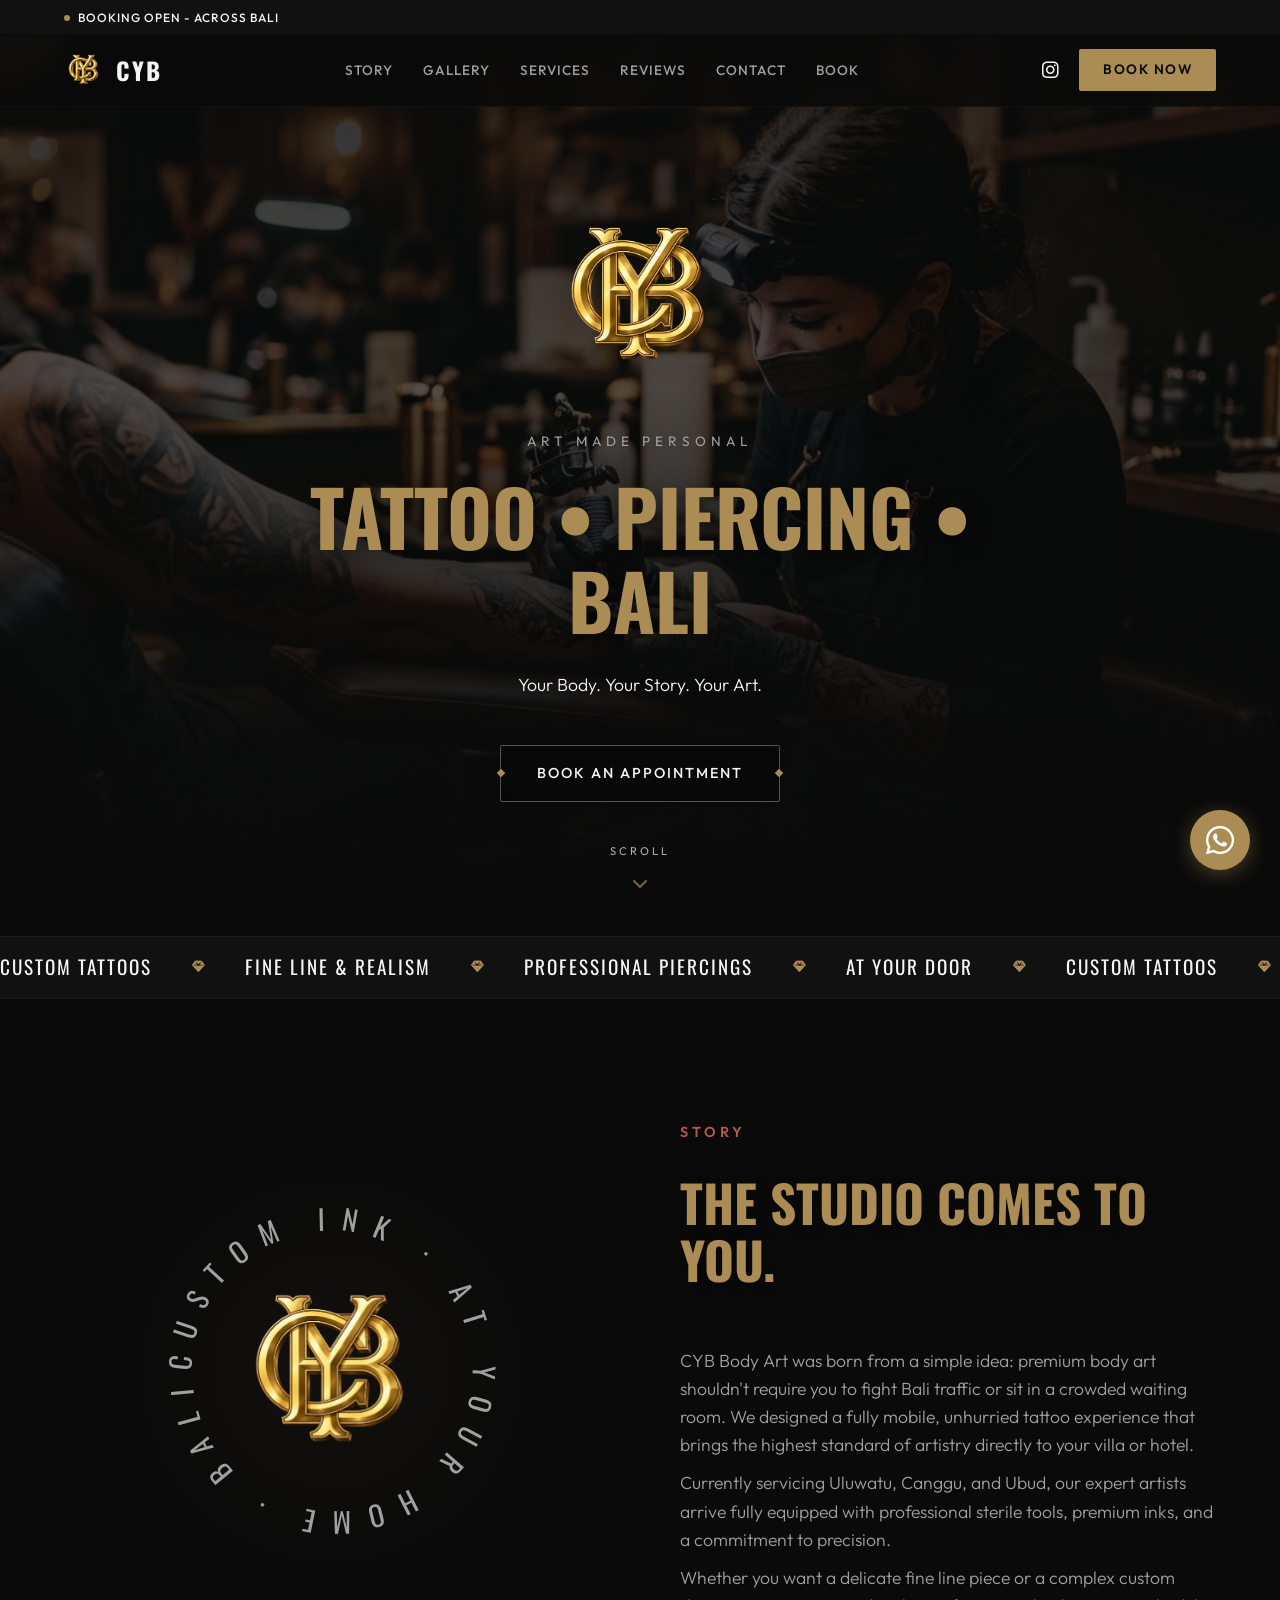
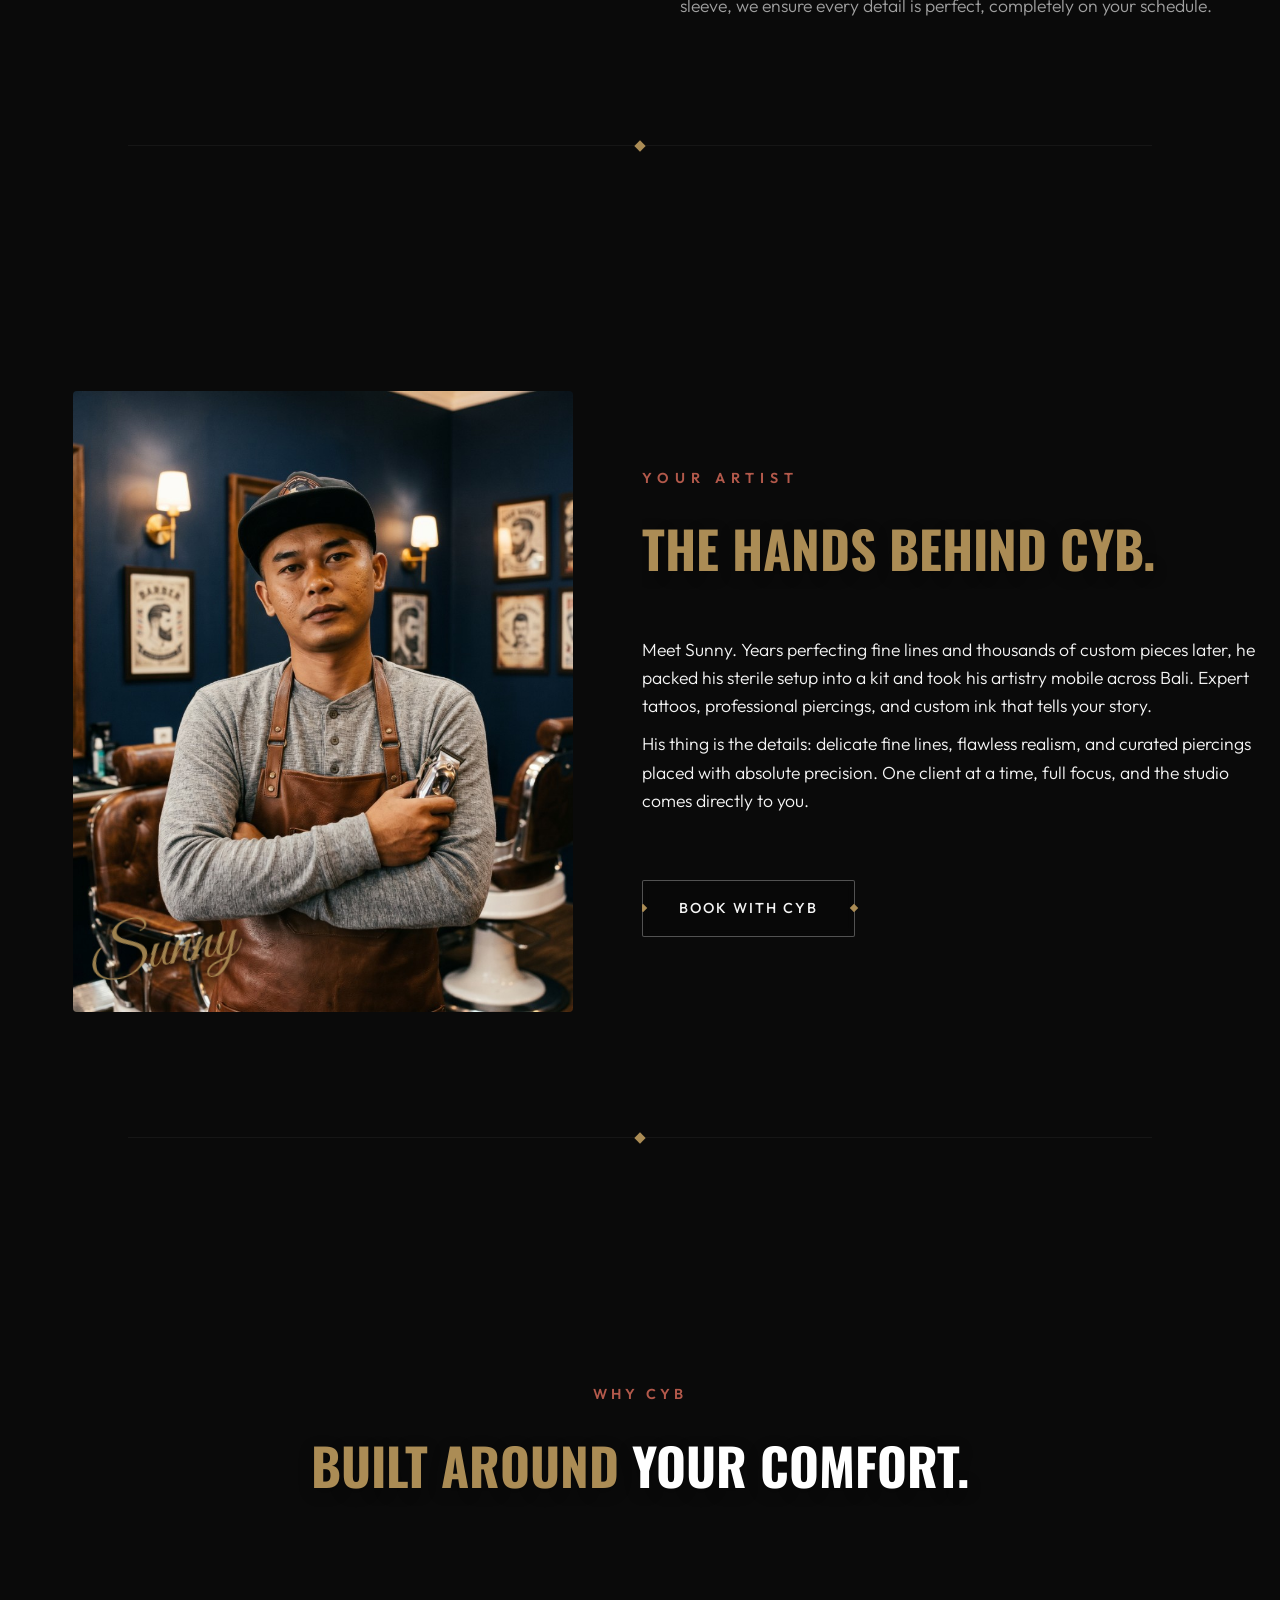
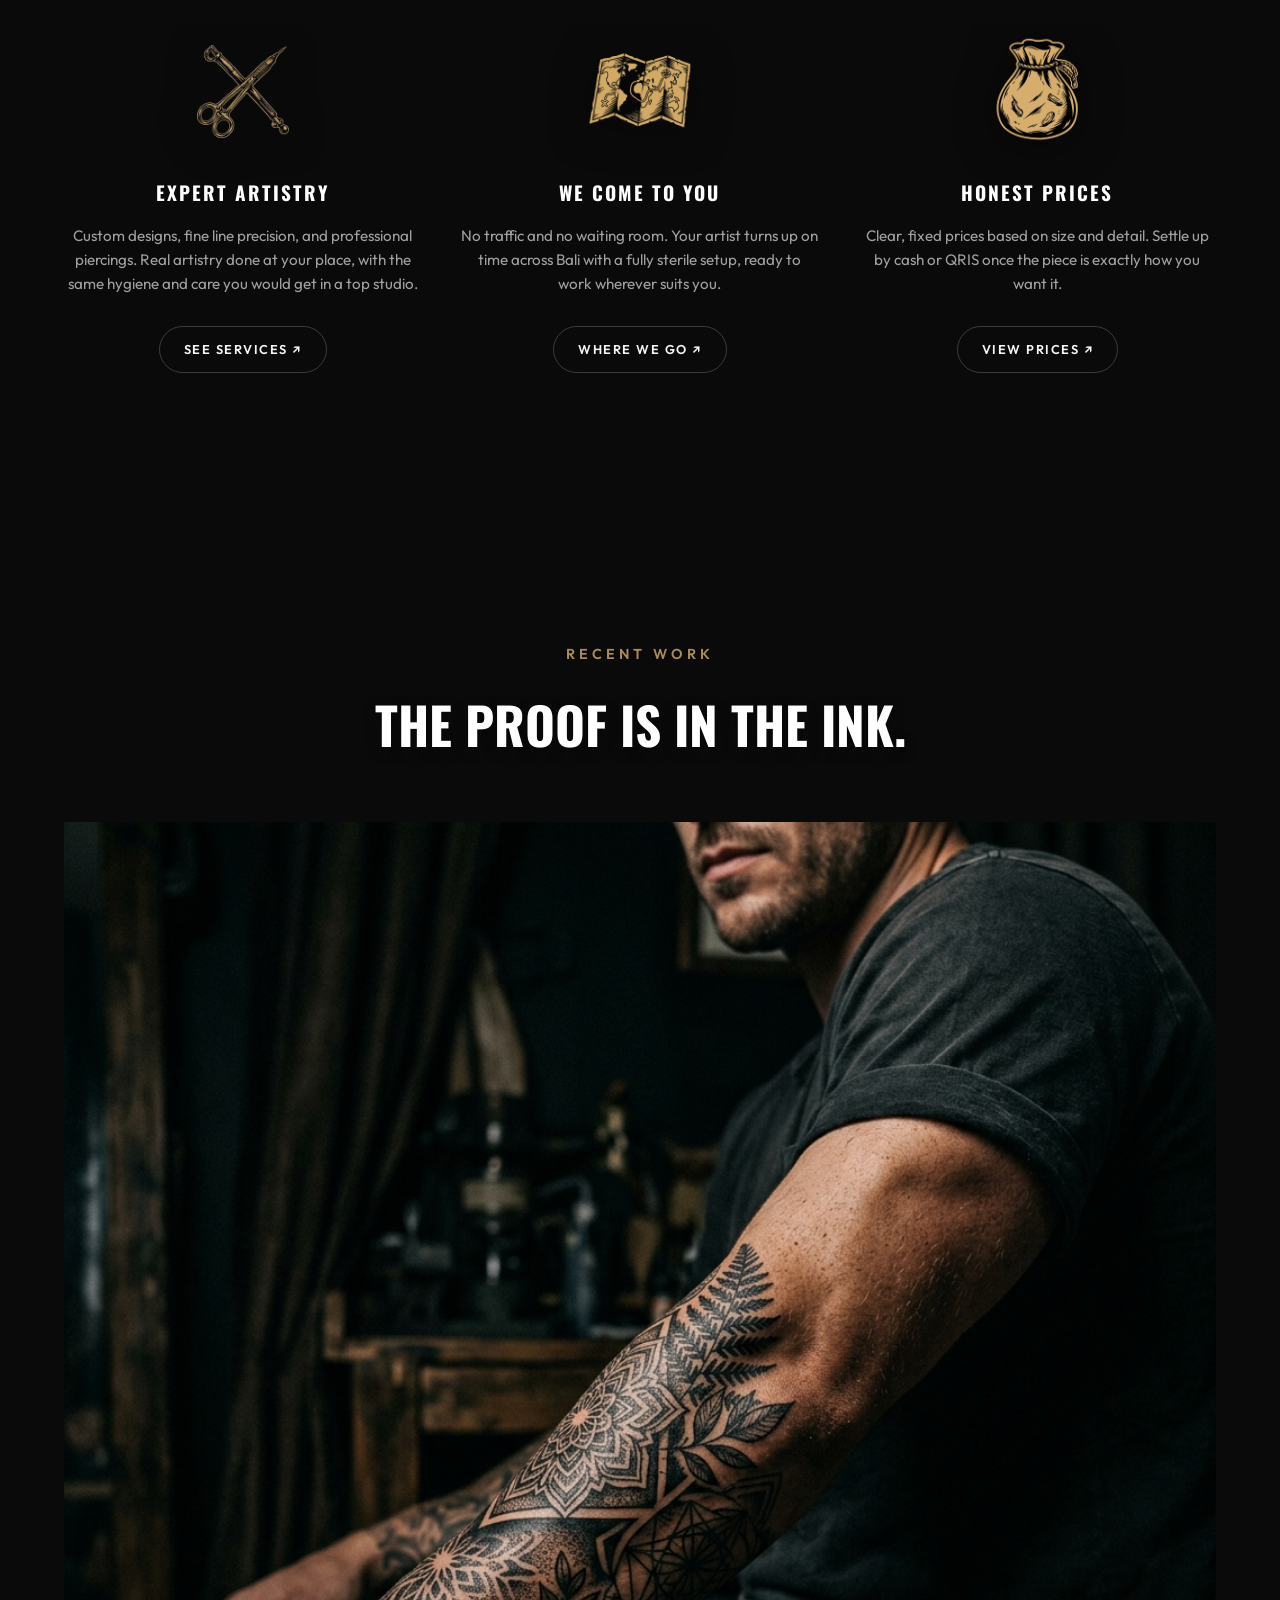
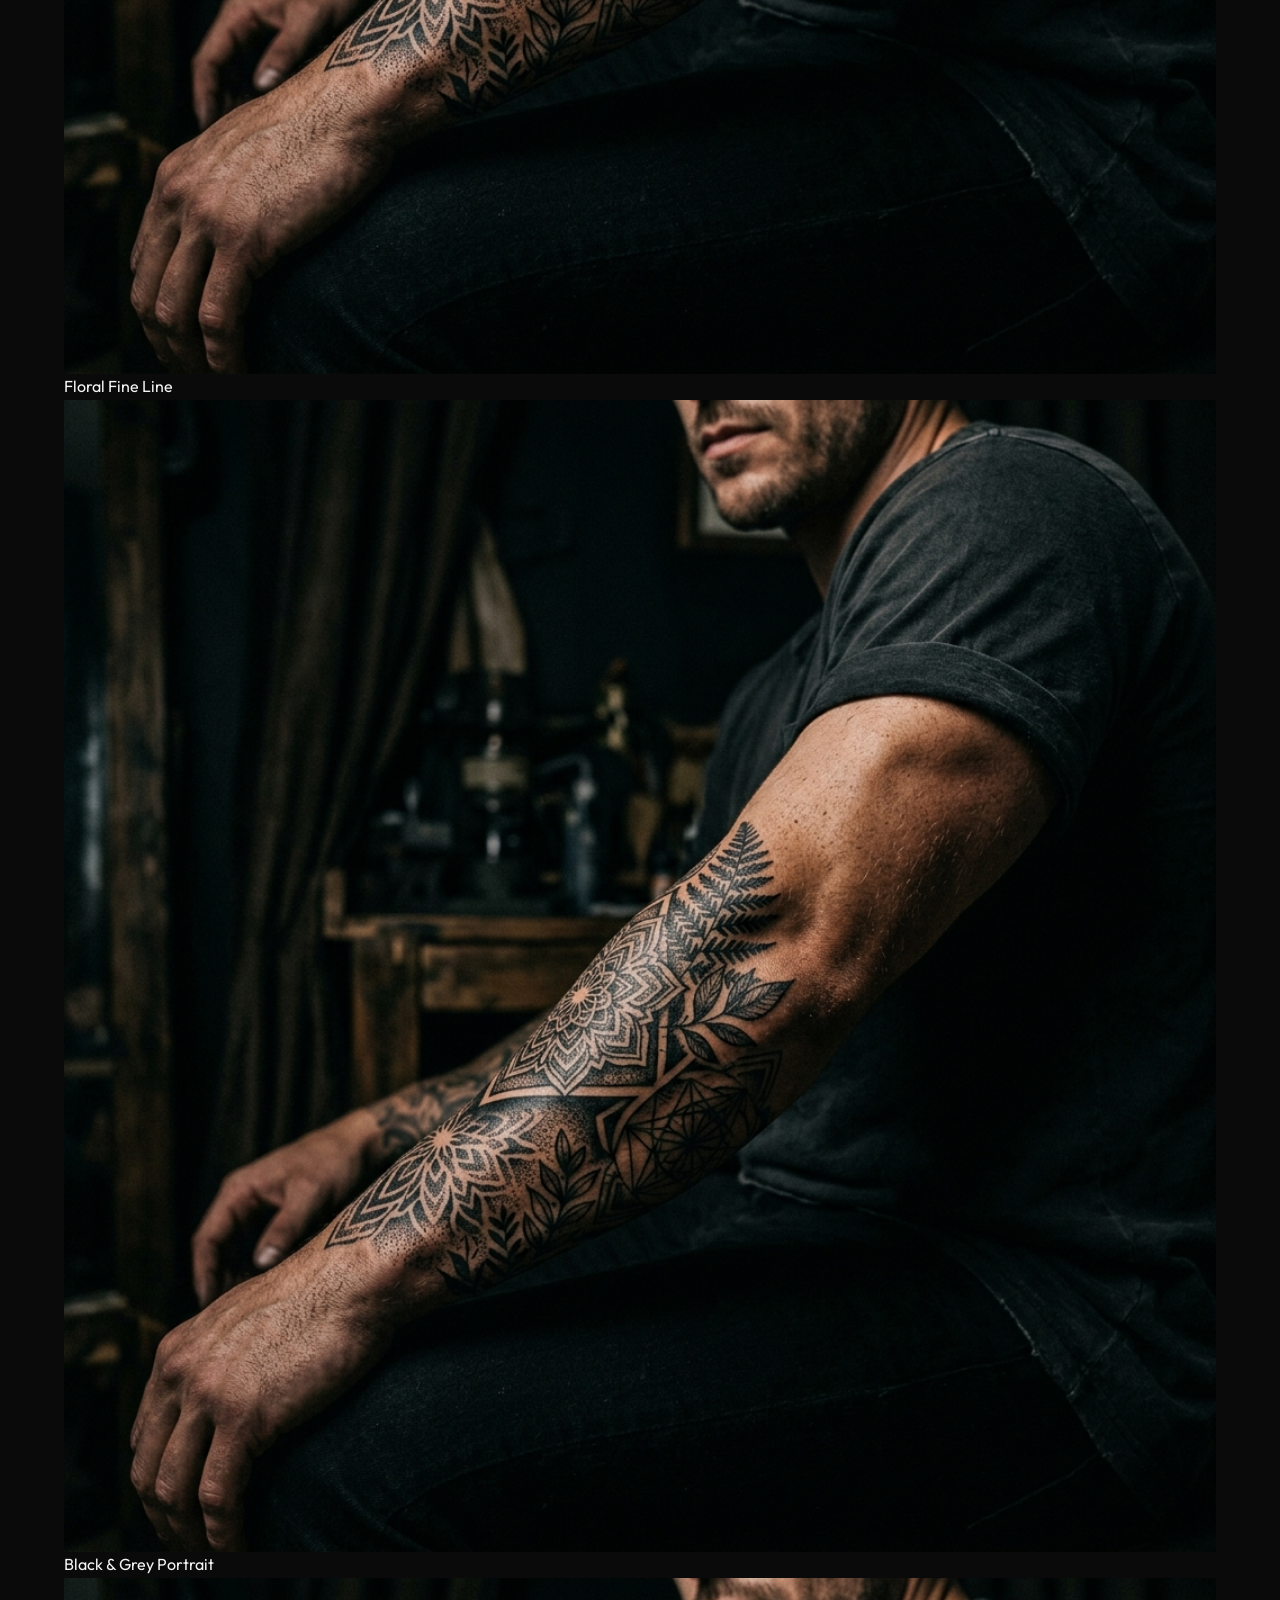
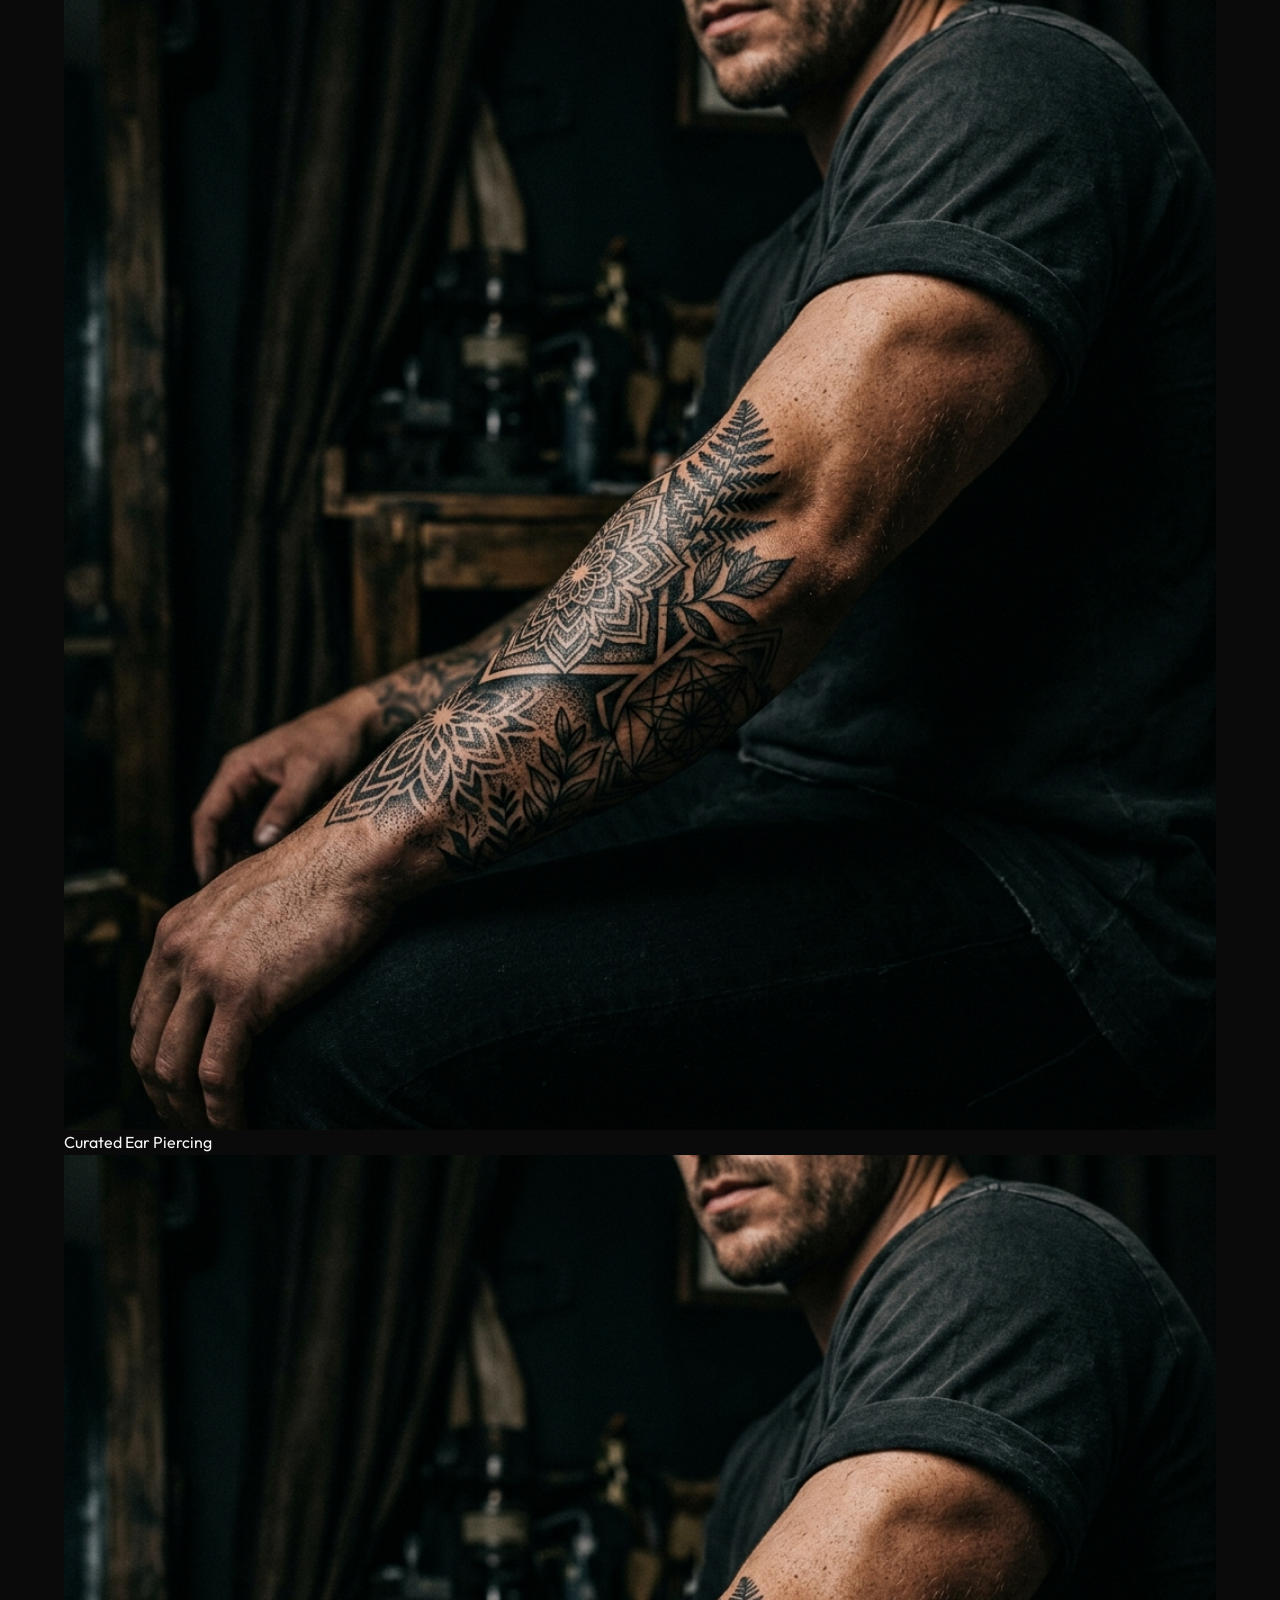
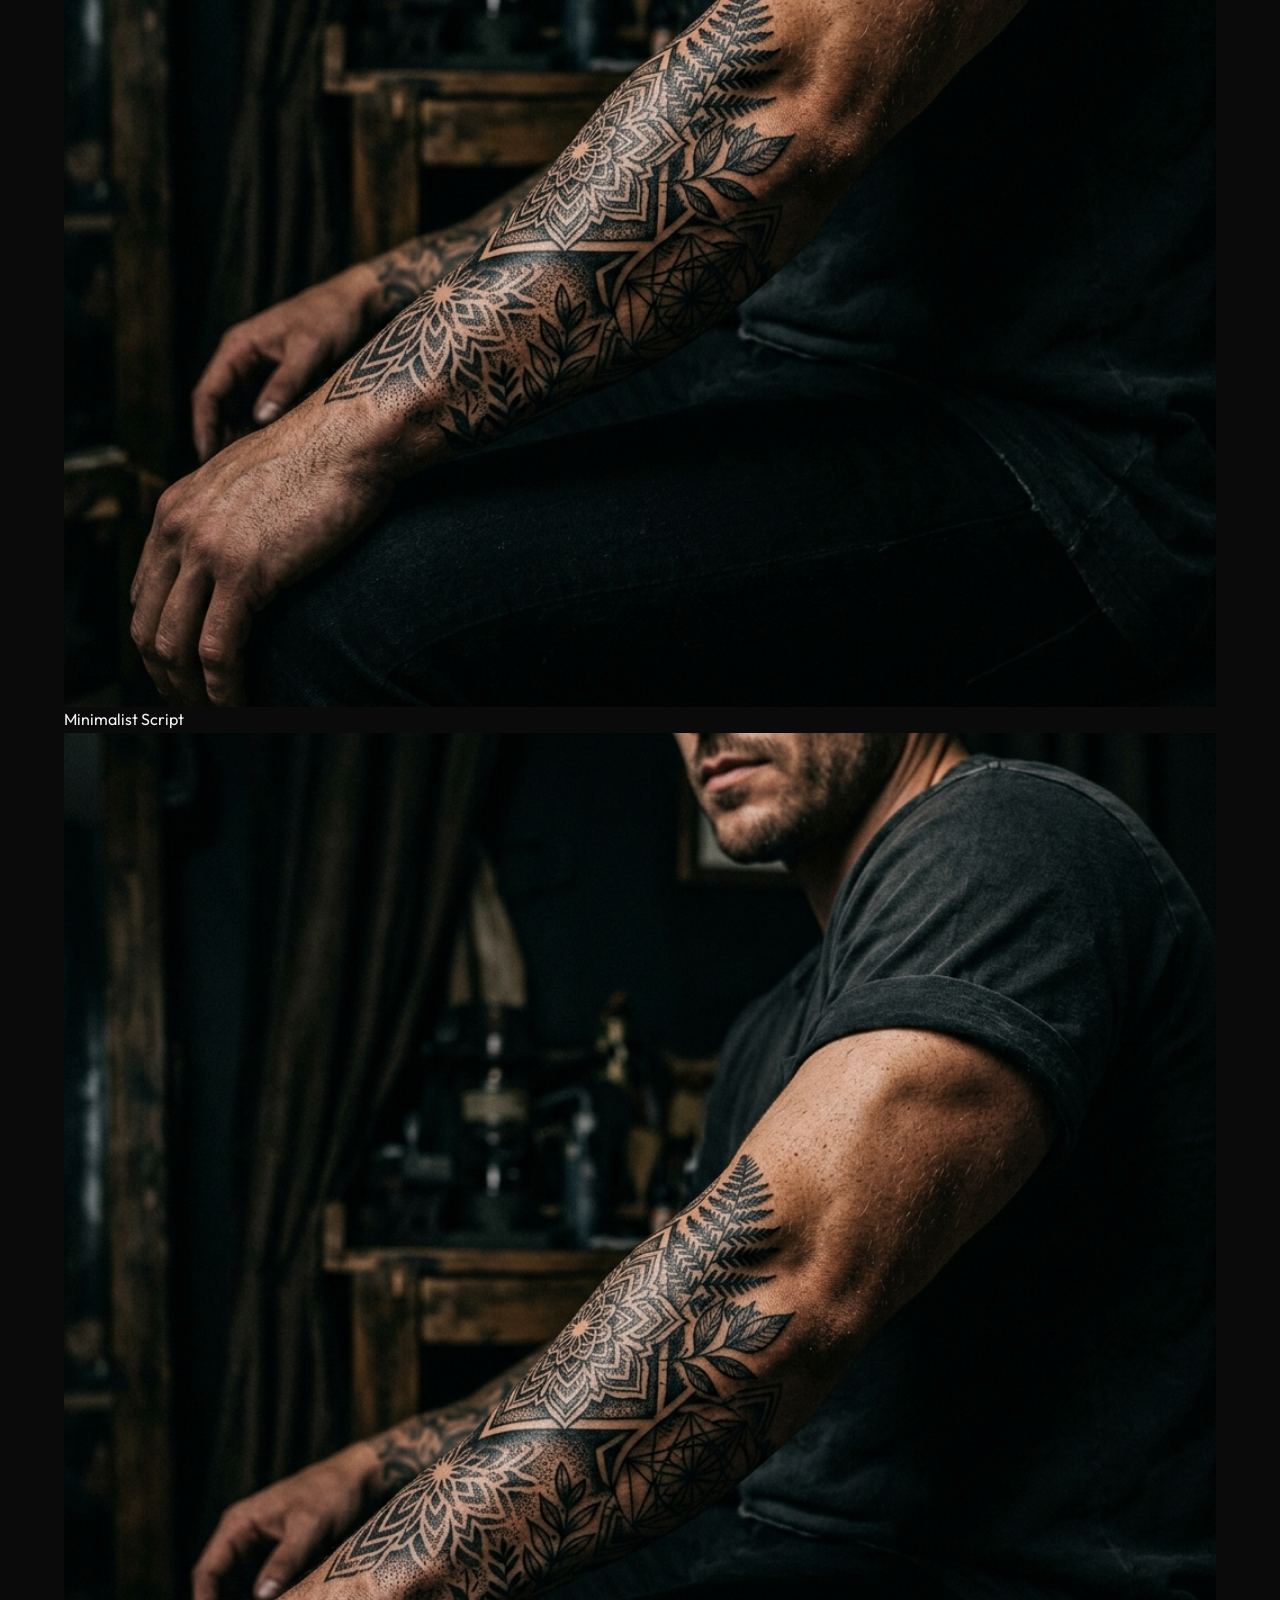
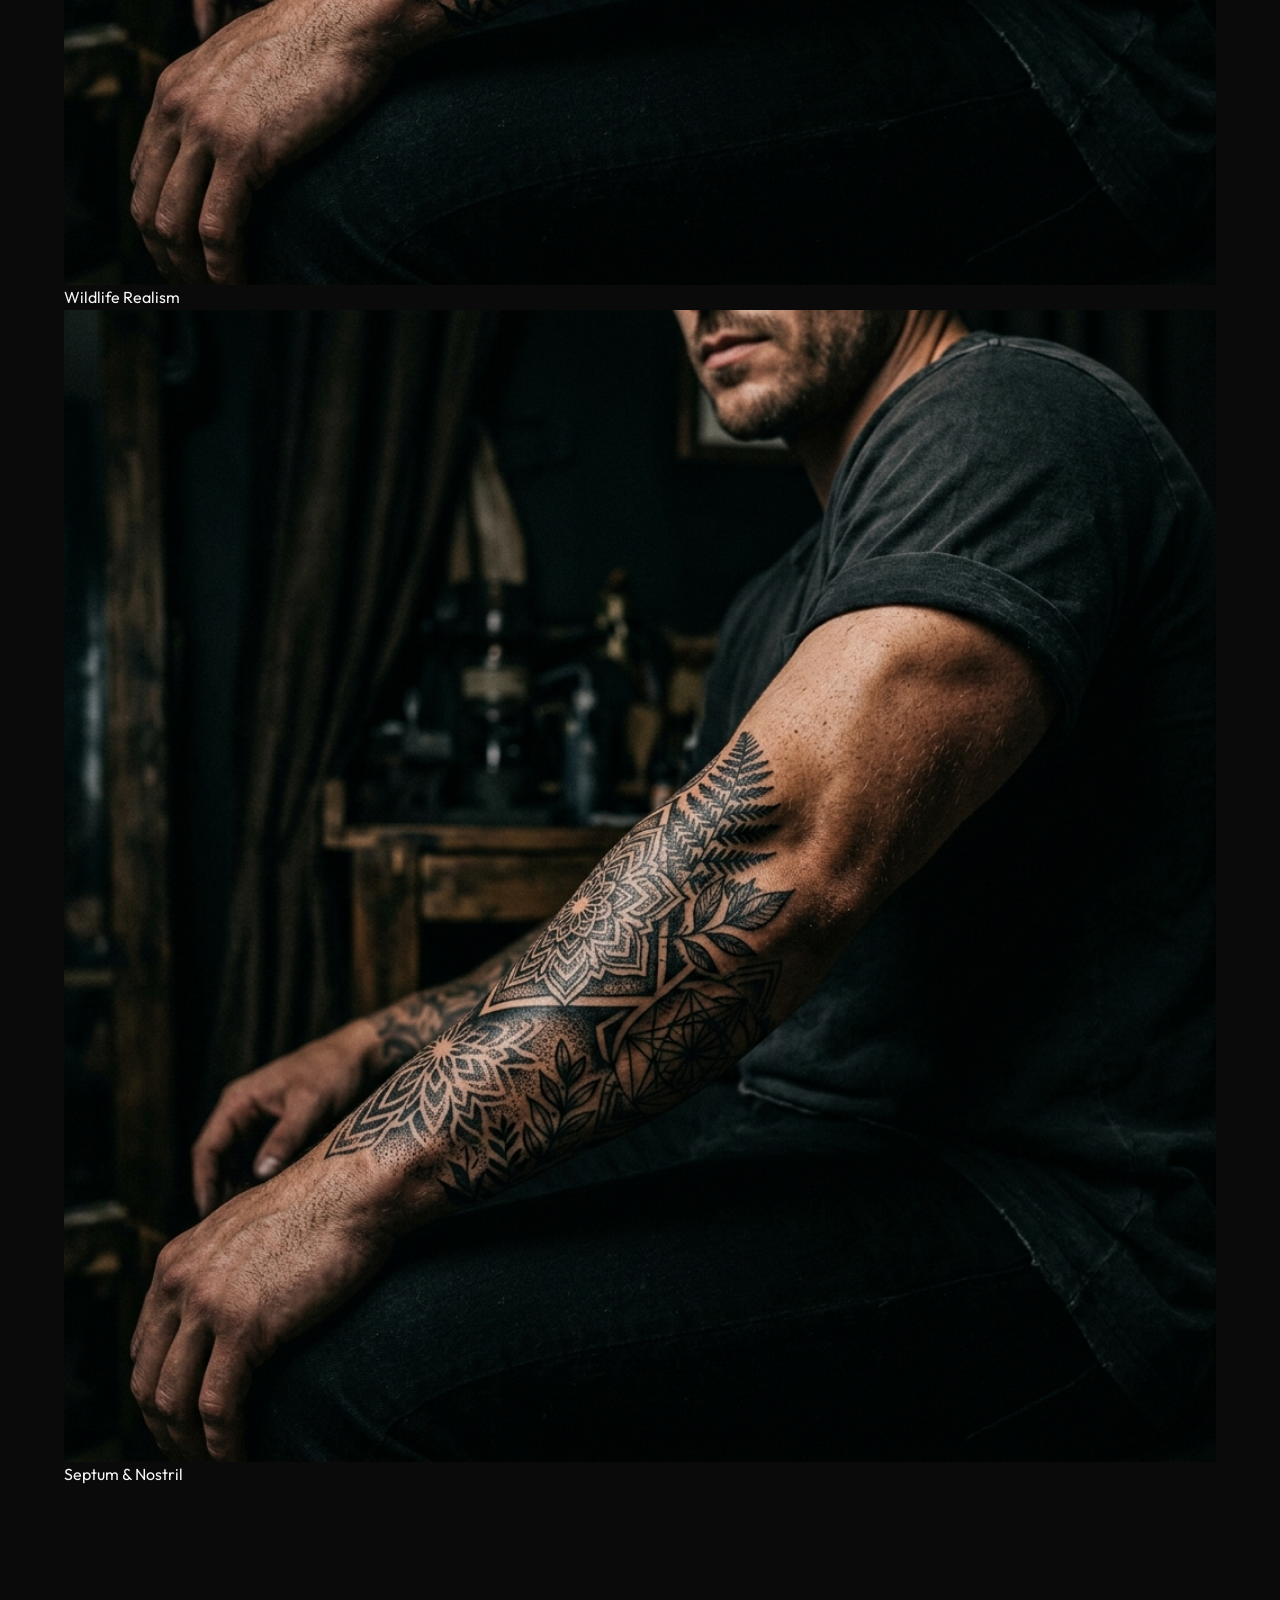
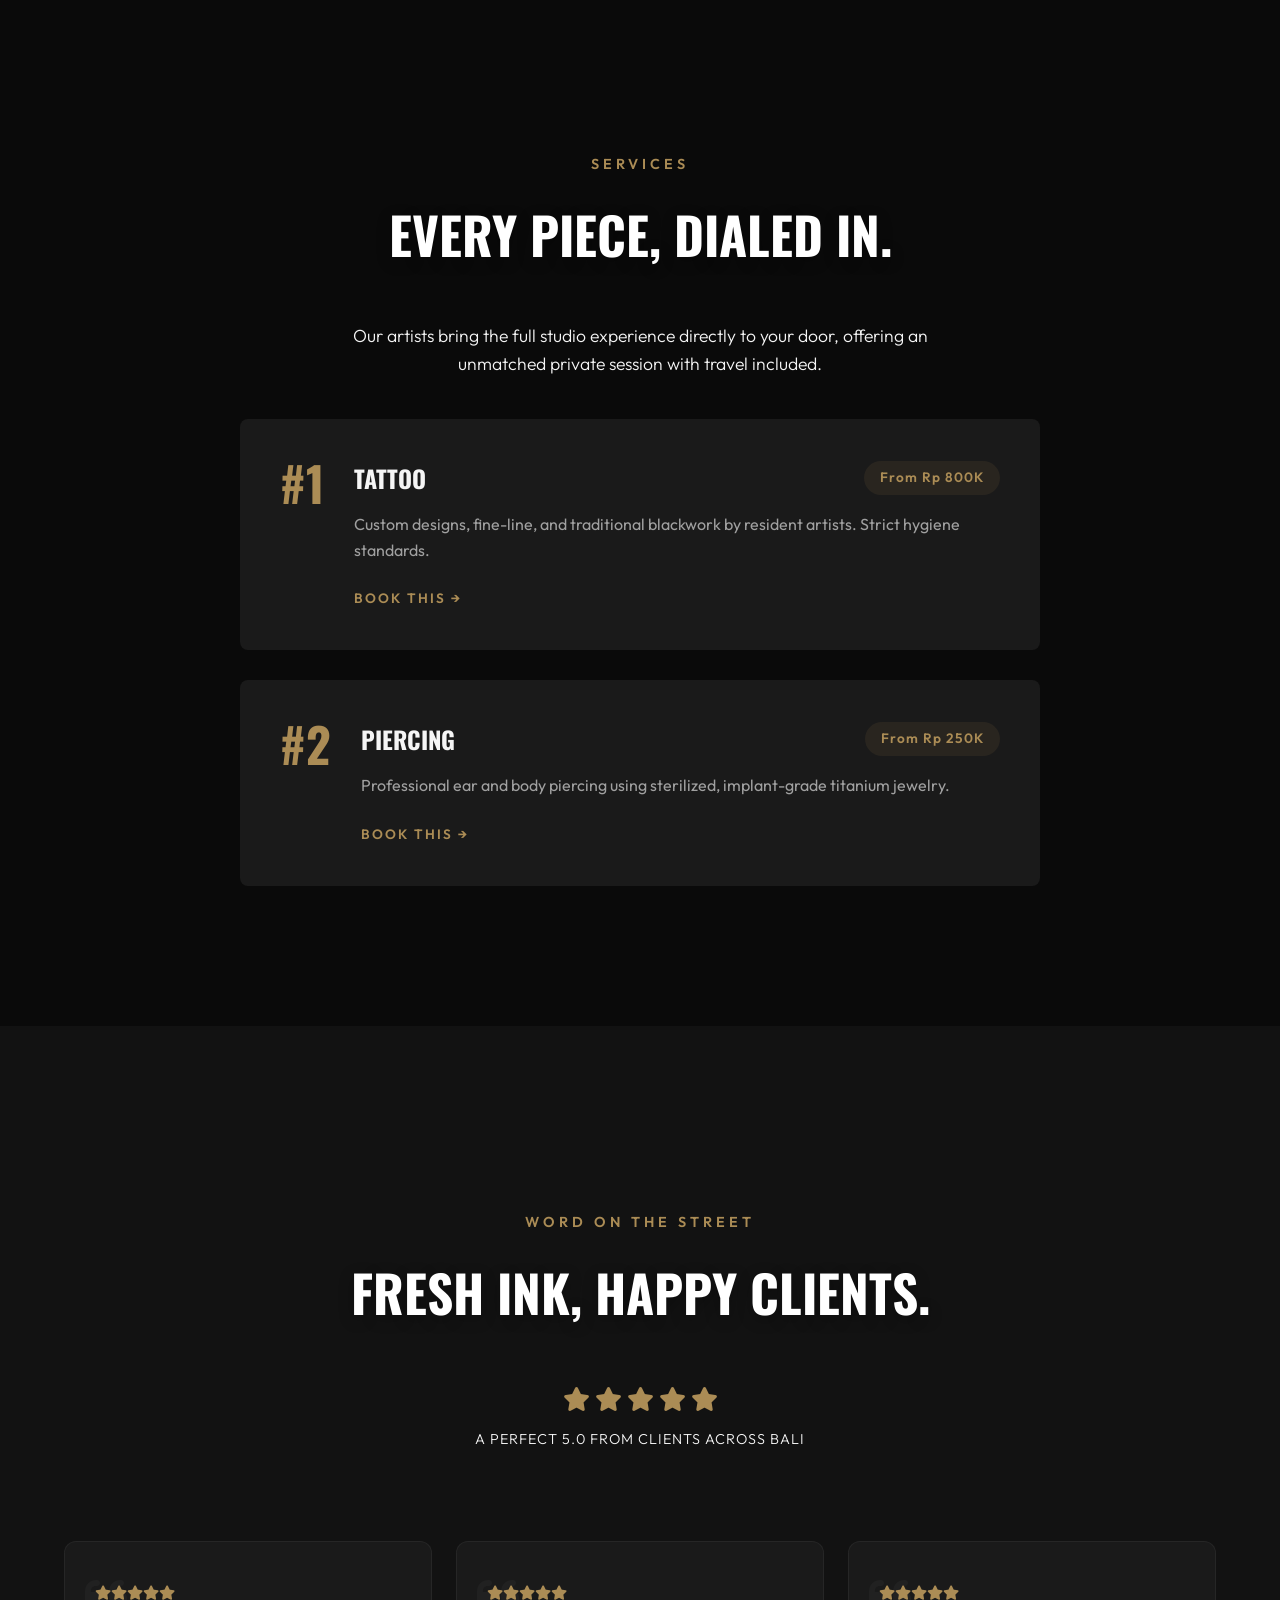
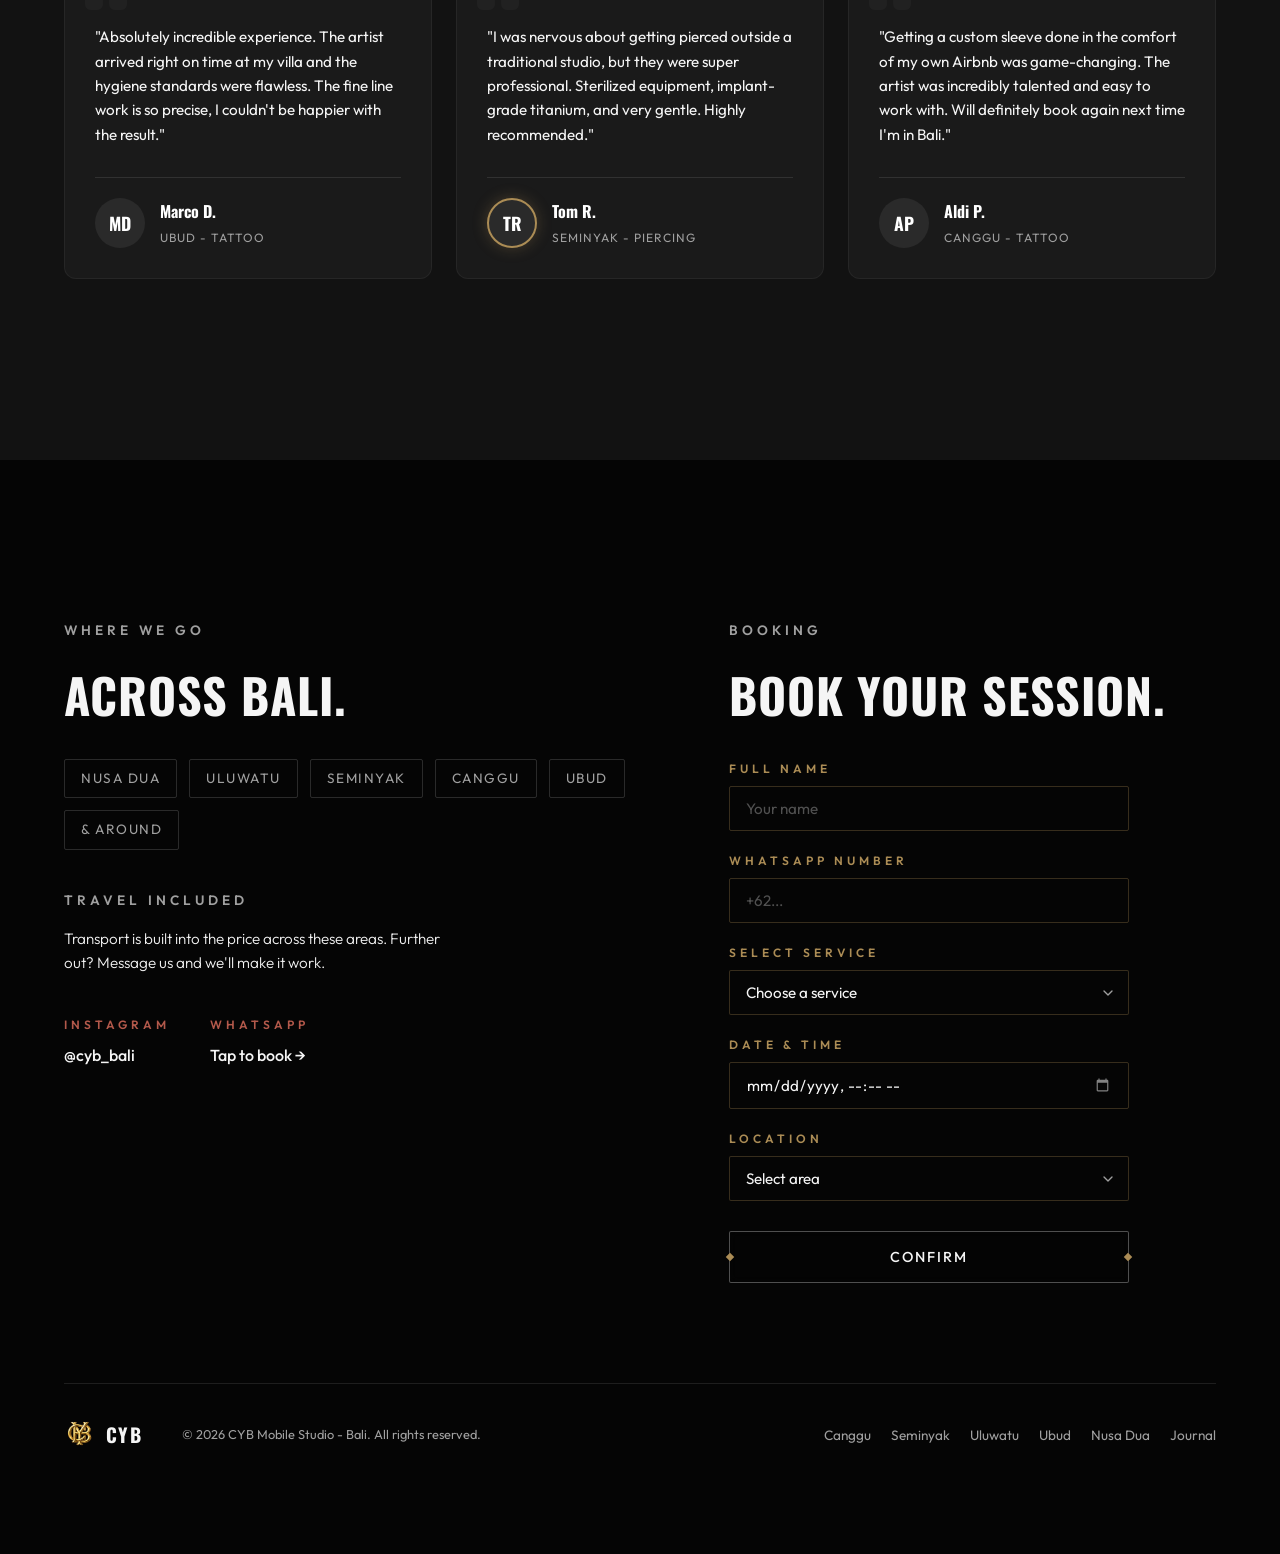
<file: index.html>
<!DOCTYPE html>
<html lang="en">

<head>
    <meta charset="UTF-8">
    <meta name="viewport" content="width=device-width, initial-scale=1.0">
    <meta name="description"
        content="CYT - Call Your Tattooist. The easiest, most premium mobile tattoo and piercing studio in Bali.">
    <title>CYT | Mobile Tattoo & Piercing in Bali</title>

    <!-- Google Fonts -->
    <link rel="preconnect" href="https://fonts.googleapis.com">
    <link rel="preconnect" href="https://fonts.gstatic.com" crossorigin>
    <link
        href="https://fonts.googleapis.com/css2?family=Great+Vibes&family=Oswald:wght@400;500;700&family=Outfit:wght@300;400;500;600&display=swap"
        rel="stylesheet">

    <!-- FontAwesome for Icons -->
    <link rel="stylesheet" href="https://cdnjs.cloudflare.com/ajax/libs/font-awesome/6.4.0/css/all.min.css">

    <link rel="stylesheet" href="styles.css">
</head>

<body>

    <!-- Top Announcement Bar -->
    <div class="announcement-bar">
        <div class="announcement-content">
            <span class="pulse-dot"></span>
            <span class="announcement-text">BOOKING OPEN - ACROSS BALI</span>
        </div>
    </div>

    <!-- Main Navigation -->
    <nav class="main-nav">
        <div class="nav-container">
            <!-- Logo Section -->
            <div class="brand">
                <div class="logo-crest">
                    <!-- We'll keep the same logo placeholder or it can be changed later -->
                    <img src="assets/cyb-logo.png" alt="CYB Logo" style="width: 100%; height: auto;" />
                </div>
                <span class="brand-text">CYB</span>
            </div>

            <!-- Nav Links -->
            <ul class="nav-links">
                <li><a href="#story">STORY</a></li>
                <li><a href="#gallery">GALLERY</a></li>
                <li><a href="#services">SERVICES</a></li>
                <li><a href="#reviews">REVIEWS</a></li>
                <li><a href="#contact">CONTACT</a></li>
                <li><a href="#book">BOOK</a></li>
            </ul>

            <!-- Quick Actions -->
            <div class="quick-actions">
                <a href="#" class="social-icon" aria-label="Instagram"><i class="fab fa-instagram"></i></a>
                <a href="https://wa.me/123456789?text=I%20would%20like%20to%20book%20a%20session"
                    class="btn btn-primary" target="_blank">BOOK NOW</a>
                <!-- Mobile Menu Toggle -->
                <button class="menu-toggle" aria-label="Toggle Menu">
                    <i class="fas fa-bars"></i>
                </button>
            </div>
        </div>
    </nav>

    <!-- Hero Section -->
    <header class="hero">
        <div class="hero-bg">
            <div class="hero-overlay"></div>
        </div>

        <div class="hero-content">
            <!-- Large Centered Logo -->
            <div class="hero-logo">
                <img src="assets/cyb-logo.png" alt="CYT Logo" style="width: 100%; height: auto;" />
            </div>

            <div class="hero-text-block">
                <div class="reveal-wrapper mb-15">
                    <span class="subheading">ART MADE PERSONAL</span>
                </div>
                <div class="reveal-wrapper mb-25">
                    <h1 class="headline">TATTOO • PIERCING • BALI</h1>
                </div>
                <div class="reveal-wrapper mb-40">
                    <p class="body-text">Your Body. Your Story. Your Art.
                    </p>
                </div>

                <div class="reveal-wrapper">
                    <a href="#book" class="btn btn-outline-diamond">
                        <span class="diamond left"></span>
                        BOOK AN APPOINTMENT
                        <span class="diamond right"></span>
                    </a>
                </div>
            </div>
        </div>

        <!-- Scroll Indicator -->
        <div class="scroll-indicator">
            <span class="scroll-text">SCROLL</span>
            <div class="scroll-arrow"><i class="fas fa-chevron-down"></i></div>
        </div>
    </header>

    <!-- Story Section -->
    <section id="story" class="story-section">
        <!-- Scrolling Marquee -->
        <div class="marquee-container">
            <div class="marquee-content">
                <span>CUSTOM TATTOOS</span><i class="fas fa-gem separator"></i>
                <span>FINE LINE & REALISM</span><i class="fas fa-gem separator"></i>
                <span>PROFESSIONAL PIERCINGS</span><i class="fas fa-gem separator"></i>
                <span>AT YOUR DOOR</span><i class="fas fa-gem separator"></i>
                <!-- Duplicates for seamless scroll on wide screens -->
                <span aria-hidden="true">CUSTOM TATTOOS</span><i class="fas fa-gem separator" aria-hidden="true"></i>
                <span aria-hidden="true">FINE LINE & REALISM</span><i class="fas fa-gem separator"
                    aria-hidden="true"></i>
                <span aria-hidden="true">PROFESSIONAL PIERCINGS</span><i class="fas fa-gem separator"
                    aria-hidden="true"></i>
                <span aria-hidden="true">AT YOUR DOOR</span><i class="fas fa-gem separator" aria-hidden="true"></i>

                <span aria-hidden="true">CUSTOM TATTOOS</span><i class="fas fa-gem separator" aria-hidden="true"></i>
                <span aria-hidden="true">FINE LINE & REALISM</span><i class="fas fa-gem separator"
                    aria-hidden="true"></i>
                <span aria-hidden="true">PROFESSIONAL PIERCINGS</span><i class="fas fa-gem separator"
                    aria-hidden="true"></i>
                <span aria-hidden="true">AT YOUR DOOR</span><i class="fas fa-gem separator" aria-hidden="true"></i>

                <span aria-hidden="true">CUSTOM TATTOOS</span><i class="fas fa-gem separator" aria-hidden="true"></i>
                <span aria-hidden="true">FINE LINE & REALISM</span><i class="fas fa-gem separator"
                    aria-hidden="true"></i>
                <span aria-hidden="true">PROFESSIONAL PIERCINGS</span><i class="fas fa-gem separator"
                    aria-hidden="true"></i>
                <span aria-hidden="true">AT YOUR DOOR</span><i class="fas fa-gem separator" aria-hidden="true"></i>
            </div>
        </div>

        <div class="container story-grid">
            <!-- Left Column: Circular Badge -->
            <div class="story-visual reveal-wrapper">
                <div class="circular-badge">
                    <div class="badge-logo">
                        <img src="assets/cyb-logo.png" alt="CYB Logo">
                    </div>
                    <div class="rotating-text">
                        <!-- SVG for curved text -->
                        <svg viewBox="0 0 200 200">
                            <defs>
                                <path id="circlePath"
                                    d="M 100, 100 m -70, 0 a 70,70 0 1,1 140,0 a 70,70 0 1,1 -140,0" />
                            </defs>
                            <text>
                                <textPath href="#circlePath" startOffset="0%">
                                    CUSTOM INK &middot; AT YOUR HOME &middot; BALI TATTOO &middot;
                                </textPath>
                            </text>
                        </svg>
                    </div>
                </div>
            </div>

            <!-- Right Column: Story Copy -->
            <div class="story-copy">
                <div class="reveal-wrapper">
                    <span class="kicker">STORY</span>
                </div>
                <div class="reveal-wrapper mb-25">
                    <h2 class="section-headline">THE STUDIO COMES TO YOU.</h2>
                </div>
                <div class="reveal-wrapper">
                    <p class="body-text">CYB Body Art was born from a simple idea: premium body art shouldn't require
                        you to
                        fight Bali traffic or sit in a crowded waiting room. We designed a fully mobile, unhurried
                        tattoo experience that brings the highest standard of artistry directly to your villa or hotel.
                    </p>
                </div>
                <div class="reveal-wrapper">
                    <p class="body-text">Currently servicing Uluwatu, Canggu, and Ubud, our expert artists arrive fully
                        equipped with professional sterile tools, premium inks, and a commitment to precision.</p>
                </div>
                <div class="reveal-wrapper">
                    <p class="body-text">Whether you want a delicate fine line piece or a complex custom sleeve, we
                        ensure every detail is perfect, completely on your schedule.</p>
                </div>
            </div>
        </div>

        <!-- Bottom Divider -->
        <div class="section-divider">
            <span class="diamond-divider"></span>
        </div>
    </section>

    <!-- About Section -->
    <section id="about" class="about-section">
        <div class="container about-grid">
            <!-- Left Column: Visual Block -->
            <div class="about-visual reveal-wrapper">
                <div class="about-image-container">
                    <img src="assets/barber.jpg" alt="Sunny, Your Barber" class="about-portrait" loading="lazy">
                    <div class="signature-overlay">Sunny</div>
                </div>
            </div>

            <!-- Right Column: Content Block -->
            <div class="about-copy">
                <div class="reveal-wrapper">
                    <span class="kicker" style="letter-spacing: 6px;">YOUR ARTIST</span>
                </div>
                <div class="reveal-wrapper mb-25">
                    <h2 class="section-headline">THE HANDS BEHIND CYB.</h2>
                </div>
                <div class="reveal-wrapper">
                    <p class="body-text">Meet Sunny. Years perfecting fine lines and thousands of custom pieces later,
                        he packed his sterile setup into a kit and took his artistry mobile across Bali. Expert tattoos,
                        professional piercings, and custom ink that tells your story.</p>
                </div>
                <div class="reveal-wrapper mb-40">
                    <p class="body-text">His thing is the details: delicate fine lines, flawless realism, and curated
                        piercings placed with absolute precision. One client at a time, full focus, and the studio comes
                        directly to you.</p>
                </div>
                <div class="reveal-wrapper">
                    <a href="#book" class="btn btn-outline-diamond cta-btn">
                        <span class="diamond left"></span>
                        BOOK WITH CYB
                        <span class="diamond right"></span>
                    </a>
                </div>
            </div>
        </div>

        <!-- Bottom Divider -->
        <div class="section-divider">
            <span class="diamond-divider"></span>
        </div>
    </section>

    <!-- Why Us Section -->
    <section id="whyus" class="whyus-section">
        <div class="container">
            <div class="section-header text-center">
                <div class="reveal-wrapper">
                    <span class="kicker">WHY CYB</span>
                </div>
                <div class="reveal-wrapper mb-40">
                    <h2 class="section-headline"><span class="text-accent">BUILT AROUND</span> YOUR COMFORT.</h2>
                </div>
            </div>

            <div class="feature-grid">
                <!-- Feature 1 -->
                <div class="reveal-wrapper">
                    <div class="feature-card delay-1">
                        <div class="feature-icon">
                            <!-- We can reuse icon-clippers.png as placeholder or rename later, leaving as is for theme consistency unless asked -->
                            <img src="assets/pngttot-removebg-preview.png" alt="Expert Artistry Icon" />
                        </div>
                        <h3 class="feature-title">EXPERT ARTISTRY</h3>
                        <p class="feature-text">Custom designs, fine line precision, and professional piercings. Real
                            artistry done at your place, with the same hygiene and care you would get in a top studio.
                        </p>
                        <a href="#services" class="btn-pill-outline">SEE SERVICES &nearr;</a>
                    </div>
                </div>

                <!-- Feature 2 -->
                <div class="reveal-wrapper">
                    <div class="feature-card delay-2">
                        <div class="feature-icon">
                            <img src="assets/icon-map.png" alt="We Come To You Icon" />
                        </div>
                        <h3 class="feature-title">WE COME TO YOU</h3>
                        <p class="feature-text">No traffic and no waiting room. Your artist turns up on time across Bali
                            with a fully sterile setup, ready to work wherever suits you.</p>
                        <a href="#locations" class="btn-pill-outline">WHERE WE GO &nearr;</a>
                    </div>
                </div>

                <!-- Feature 3 -->
                <div class="reveal-wrapper">
                    <div class="feature-card delay-3">
                        <div class="feature-icon">
                            <img src="assets/icon-money.png" alt="Honest Prices Icon" />
                        </div>
                        <h3 class="feature-title">HONEST PRICES</h3>
                        <p class="feature-text">Clear, fixed prices based on size and detail. Settle up by cash or QRIS
                            once the piece is exactly how you want it.</p>
                        <a href="#prices" class="btn-pill-outline">VIEW PRICES &nearr;</a>
                    </div>
                </div>
            </div>
        </div>
    </section>

    <!-- Gallery Section -->
    <section id="gallery" class="gallery-section">
        <div class="container">
            <div class="section-header text-center">
                <div class="reveal-wrapper">
                    <span class="kicker text-accent">RECENT WORK</span>
                </div>
                <div class="reveal-wrapper mb-40">
                    <h2 class="section-headline">THE PROOF IS IN THE INK.</h2>
                </div>
            </div>



            <!-- Gallery Grid -->
            <div class="gallery-grid">
                <!-- Gallery Item 1 -->
                <div class="gallery-item" data-category="fine-line">
                    <img src="assets/gallery_demo.jpg" alt="Gallery Work"
                        style="width: 100%; height: 100%; object-fit: cover; display: block;">
                    <div class="gallery-overlay">
                        <span class="gallery-label">Floral Fine Line</span>
                    </div>
                </div>
                <!-- Gallery Item 2 -->
                <div class="gallery-item" data-category="realism">
                    <img src="assets/gallery_demo.jpg" alt="Gallery Work"
                        style="width: 100%; height: 100%; object-fit: cover; display: block;">
                    <div class="gallery-overlay">
                        <span class="gallery-label">Black & Grey Portrait</span>
                    </div>
                </div>
                <!-- Gallery Item 3 -->
                <div class="gallery-item" data-category="piercings">
                    <img src="assets/gallery_demo.jpg" alt="Gallery Work"
                        style="width: 100%; height: 100%; object-fit: cover; display: block;">
                    <div class="gallery-overlay">
                        <span class="gallery-label">Curated Ear Piercing</span>
                    </div>
                </div>
                <!-- Gallery Item 4 -->
                <div class="gallery-item" data-category="fine-line">
                    <img src="assets/gallery_demo.jpg" alt="Gallery Work"
                        style="width: 100%; height: 100%; object-fit: cover; display: block;">
                    <div class="gallery-overlay">
                        <span class="gallery-label">Minimalist Script</span>
                    </div>
                </div>
                <!-- Gallery Item 5 -->
                <div class="gallery-item" data-category="realism">
                    <img src="assets/gallery_demo.jpg" alt="Gallery Work"
                        style="width: 100%; height: 100%; object-fit: cover; display: block;">
                    <div class="gallery-overlay">
                        <span class="gallery-label">Wildlife Realism</span>
                    </div>
                </div>
                <!-- Gallery Item 6 -->
                <div class="gallery-item" data-category="piercings">
                    <img src="assets/gallery_demo.jpg" alt="Gallery Work"
                        style="width: 100%; height: 100%; object-fit: cover; display: block;">
                    <div class="gallery-overlay">
                        <span class="gallery-label">Septum & Nostril</span>
                    </div>
                </div>
            </div>
        </div>
    </section>

    <!-- Services Section -->
    <section id="services" class="services-section">
        <div class="container">
            <div class="section-header text-center">
                <div class="reveal-wrapper">
                    <span class="kicker text-accent">SERVICES</span>
                </div>
                <div class="reveal-wrapper mb-25">
                    <h2 class="section-headline">EVERY PIECE, DIALED IN.</h2>
                </div>
                <div class="reveal-wrapper mb-40">
                    <p class="body-text header-subtext" style="max-width: 600px; margin: 0 auto;">Our artists bring the
                        full studio experience directly to your door, offering an unmatched private session with travel
                        included.</p>
                </div>
            </div>

            <div class="services-stacked">
                <!-- Service 1 -->
                <div class="service-card-stacked delay-1">
                    <div class="service-icon-large">#1</div>
                    <div class="service-content">
                        <div class="service-header-stacked">
                            <h3 class="service-title-stacked">TATTOO</h3>
                            <span class="service-badge-stacked">From Rp 800K</span>
                        </div>
                        <p class="service-desc-stacked">Custom designs, fine-line, and traditional blackwork by resident
                            artists. Strict hygiene standards.</p>
                        <a href="https://wa.me/123456789?text=I%20would%20like%20to%20book%20a%20Tattoo%20session"
                            class="service-cta-stacked">BOOK THIS &rarr;</a>
                    </div>
                </div>
                <!-- Service 2 -->
                <div class="service-card-stacked delay-2">
                    <div class="service-icon-large">#2</div>
                    <div class="service-content">
                        <div class="service-header-stacked">
                            <h3 class="service-title-stacked">PIERCING</h3>
                            <span class="service-badge-stacked">From Rp 250K</span>
                        </div>
                        <p class="service-desc-stacked">Professional ear and body piercing using sterilized,
                            implant-grade titanium jewelry.</p>
                        <a href="https://wa.me/123456789?text=I%20would%20like%20to%20book%20a%20Piercing%20session"
                            class="service-cta-stacked">BOOK THIS &rarr;</a>
                    </div>
                </div>
            </div>
        </div>
    </section>

    <!-- Reviews Section -->
    <section id="reviews" class="reviews-section">
        <div class="container">
            <div class="section-header text-center">
                <div class="reveal-wrapper">
                    <span class="kicker text-accent">WORD ON THE STREET</span>
                </div>
                <div class="reveal-wrapper mb-25">
                    <h2 class="section-headline">FRESH INK, HAPPY CLIENTS.</h2>
                </div>
                <div class="reveal-wrapper mb-40">
                    <div class="trust-signal">
                        <div class="stars-row">
                            <i class="fas fa-star" aria-label="5 out of 5 stars"></i>
                            <i class="fas fa-star"></i>
                            <i class="fas fa-star"></i>
                            <i class="fas fa-star"></i>
                            <i class="fas fa-star"></i>
                        </div>
                        <p class="body-text header-subtext"
                            style="font-size: 0.9rem; text-transform: uppercase; letter-spacing: 1px;">A PERFECT 5.0
                            FROM CLIENTS ACROSS BALI</p>
                    </div>
                </div>
            </div>

            <div class="reviews-grid">
                <!-- Review 1 -->
                <div class="review-card delay-1">
                    <div class="review-card-inner">
                        <div class="quote-icon"><i class="fas fa-quote-left"></i></div>
                        <div class="stars-row small">
                            <i class="fas fa-star"></i><i class="fas fa-star"></i><i class="fas fa-star"></i><i
                                class="fas fa-star"></i><i class="fas fa-star"></i>
                        </div>
                        <p class="review-text">"Absolutely incredible experience. The artist arrived right on time at my
                            villa and the hygiene standards were flawless. The fine line work is so precise, I couldn't
                            be happier with the result."</p>
                        <div class="reviewer-block">
                            <div class="reviewer-avatar">MD</div>
                            <div class="reviewer-info">
                                <h4 class="reviewer-name">Marco D.</h4>
                                <span class="reviewer-tag">UBUD - TATTOO</span>
                            </div>
                        </div>
                    </div>
                </div>
                <!-- Review 2 -->
                <div class="review-card delay-2">
                    <div class="review-card-inner center-card">
                        <div class="quote-icon"><i class="fas fa-quote-left"></i></div>
                        <div class="stars-row small">
                            <i class="fas fa-star"></i><i class="fas fa-star"></i><i class="fas fa-star"></i><i
                                class="fas fa-star"></i><i class="fas fa-star"></i>
                        </div>
                        <p class="review-text">"I was nervous about getting pierced outside a traditional studio, but
                            they were super professional. Sterilized equipment, implant-grade titanium, and very gentle.
                            Highly recommended."</p>
                        <div class="reviewer-block">
                            <div class="reviewer-avatar active-avatar">TR</div>
                            <div class="reviewer-info">
                                <h4 class="reviewer-name">Tom R.</h4>
                                <span class="reviewer-tag">SEMINYAK - PIERCING</span>
                            </div>
                        </div>
                    </div>
                </div>
                <!-- Review 3 -->
                <div class="review-card delay-3">
                    <div class="review-card-inner">
                        <div class="quote-icon"><i class="fas fa-quote-left"></i></div>
                        <div class="stars-row small">
                            <i class="fas fa-star"></i><i class="fas fa-star"></i><i class="fas fa-star"></i><i
                                class="fas fa-star"></i><i class="fas fa-star"></i>
                        </div>
                        <p class="review-text">"Getting a custom sleeve done in the comfort of my own Airbnb was
                            game-changing. The artist was incredibly talented and easy to work with. Will definitely
                            book again next time I'm in Bali."</p>
                        <div class="reviewer-block">
                            <div class="reviewer-avatar">AP</div>
                            <div class="reviewer-info">
                                <h4 class="reviewer-name">Aldi P.</h4>
                                <span class="reviewer-tag">CANGGU - TATTOO</span>
                            </div>
                        </div>
                    </div>
                </div>
            </div>
        </div>
    </section>
    <!-- Footer Section -->
    <footer class="main-footer">
        <div class="container">
            <!-- Main Footer Grid -->
            <div class="footer-grid">
                <!-- Left Column -->
                <div class="footer-left">
                    <div class="footer-block">
                        <span class="kicker">WHERE WE GO</span>
                        <h2 class="footer-headline">ACROSS BALI.</h2>

                        <div class="location-grid">
                            <span class="location-tag">NUSA DUA</span>
                            <span class="location-tag">ULUWATU</span>
                            <span class="location-tag">SEMINYAK</span>
                            <span class="location-tag">CANGGU</span>
                            <span class="location-tag">UBUD</span>
                            <span class="location-tag">& AROUND</span>
                        </div>
                    </div>

                    <div class="footer-block">
                        <span class="kicker">TRAVEL INCLUDED</span>
                        <p class="body-text footer-text">Transport is built into the price across these areas. Further
                            out? Message us and we'll make it work.</p>
                    </div>

                    <div class="footer-contact-links">
                        <div class="contact-block">
                            <span class="kicker">INSTAGRAM</span>
                            <a href="#" class="contact-link">@cyb_bali</a>
                        </div>
                        <div class="contact-block">
                            <span class="kicker">WHATSAPP</span>
                            <a href="https://wa.me/123456789" class="contact-link">Tap to book &rarr;</a>
                        </div>
                    </div>
                </div>

                <!-- Right Column -->
                <div class="footer-right">
                    <div class="footer-block">
                        <span class="kicker">BOOKING</span>
                        <h2 class="footer-headline">BOOK YOUR SESSION.</h2>

                        <form class="booking-form" id="bookingForm">
                            <div class="form-group">
                                <label for="fullName" class="form-label kicker">FULL NAME</label>
                                <input type="text" id="fullName" class="form-input" placeholder="Your name" required>
                            </div>

                            <div class="form-group">
                                <label for="whatsapp" class="form-label kicker">WHATSAPP NUMBER</label>
                                <input type="tel" id="whatsapp" class="form-input" placeholder="+62..." required>
                            </div>

                            <div class="form-group">
                                <label for="service" class="form-label kicker">SELECT SERVICE</label>
                                <select id="service" class="form-input" required>
                                    <option value="" disabled selected>Choose a service</option>
                                    <option value="Tattoo Session">Tattoo Session</option>
                                    <option value="Piercing">Piercing</option>
                                    <option value="Consultation">Consultation</option>
                                </select>
                            </div>

                            <div class="form-group">
                                <label for="datetime" class="form-label kicker">DATE & TIME</label>
                                <input type="datetime-local" id="datetime" class="form-input" required>
                            </div>

                            <div class="form-group">
                                <label for="location" class="form-label kicker">LOCATION</label>
                                <select id="location" class="form-input" required>
                                    <option value="" disabled selected>Select area</option>
                                    <option value="Nusa Dua">Nusa Dua</option>
                                    <option value="Uluwatu">Uluwatu</option>
                                    <option value="Seminyak">Seminyak</option>
                                    <option value="Canggu">Canggu</option>
                                    <option value="Ubud">Ubud</option>
                                    <option value="Other">Other (specify on WhatsApp)</option>
                                </select>
                            </div>

                            <button type="submit" class="btn btn-outline-diamond footer-cta booking-submit">
                                <span class="diamond left"></span>
                                CONFIRM
                                <span class="diamond right"></span>
                            </button>
                        </form>
                    </div>
                </div>
            </div>

            <!-- Sub-Footer -->
            <div class="sub-footer">
                <div class="sub-footer-left">
                    <div class="brand">
                        <div class="logo-crest">
                            <img src="assets/cyb-logo.png" alt="CYB Logo" style="width: 100%; height: auto;" />
                        </div>
                        <span class="brand-text">CYB</span>
                    </div>
                    <p class="copyright">&copy; 2026 CYB Mobile Studio - Bali. All rights reserved.</p>
                </div>

                <ul class="sub-footer-nav">
                    <li><a href="#">Canggu</a></li>
                    <li><a href="#">Seminyak</a></li>
                    <li><a href="#">Uluwatu</a></li>
                    <li><a href="#">Ubud</a></li>
                    <li><a href="#">Nusa Dua</a></li>
                    <li><a href="#">Journal</a></li>
                </ul>
            </div>
        </div>
    </footer>

    <!-- Floating Action Button -->
    <a href="https://wa.me/123456789" class="fab-whatsapp" aria-label="Chat on WhatsApp">
        <span class="fab-tooltip">Book Your Tattoo</span>
        <i class="fab fa-whatsapp"></i>
    </a>

    <script src="script.js"></script>
</body>

</html>
</file>
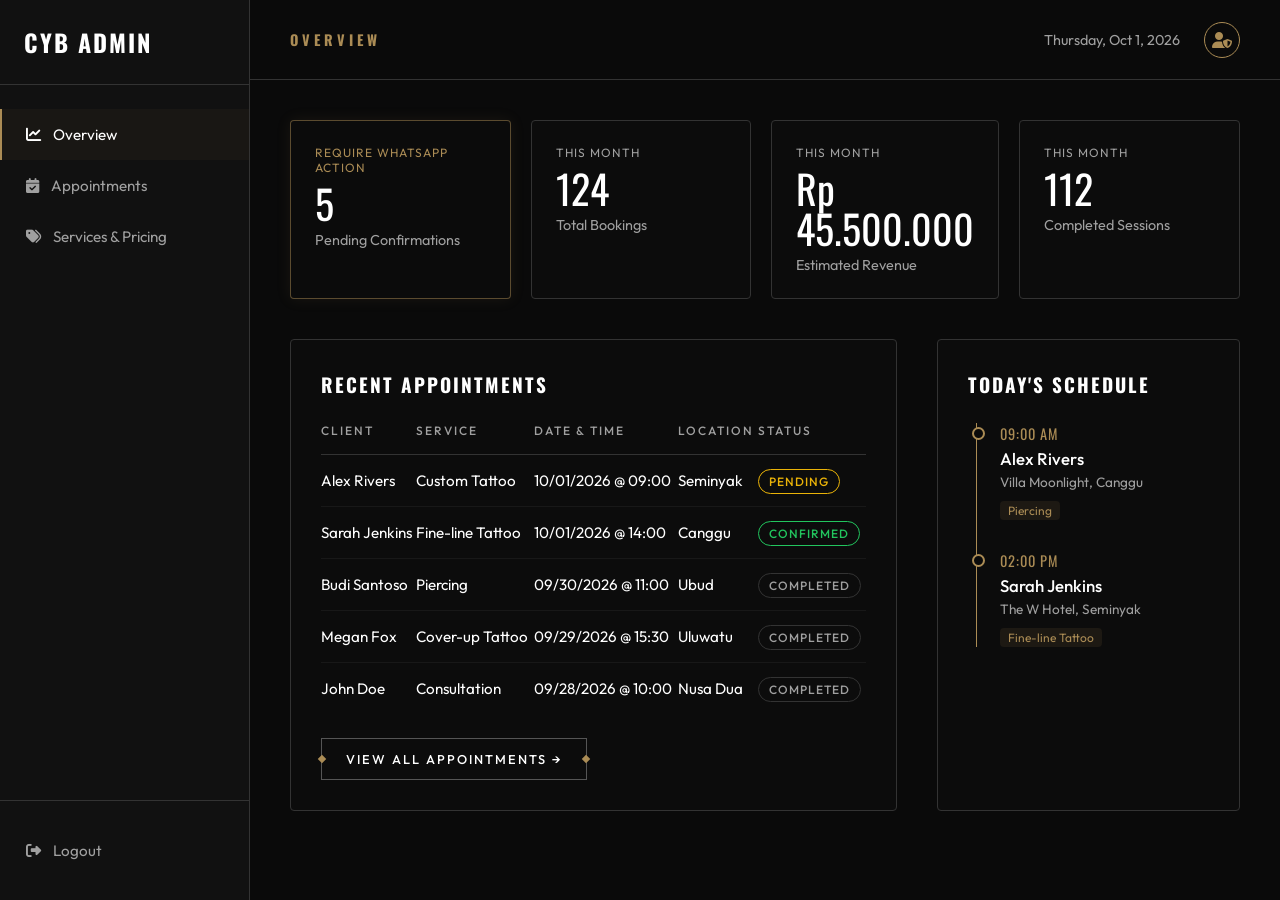
<file: admin.html>
<!DOCTYPE html>
<html lang="en">
<head>
    <meta charset="UTF-8">
    <meta name="viewport" content="width=device-width, initial-scale=1.0">
    <title>CYB Admin | Overview</title>
    
    <!-- Google Fonts -->
    <link rel="preconnect" href="https://fonts.googleapis.com">
    <link rel="preconnect" href="https://fonts.gstatic.com" crossorigin>
    <link href="https://fonts.googleapis.com/css2?family=Oswald:wght@400;500;700&family=Outfit:wght@300;400;500;600&display=swap" rel="stylesheet">
    
    <!-- FontAwesome for Icons -->
    <link rel="stylesheet" href="https://cdnjs.cloudflare.com/ajax/libs/font-awesome/6.4.0/css/all.min.css">
    
    <link rel="stylesheet" href="admin.css">
</head>
<body>
    <div class="admin-layout">
        <!-- Sidebar Navigation -->
        <aside class="sidebar" id="sidebar">
            <div class="sidebar-header">
                <span class="brand-text">CYB ADMIN</span>
                <button class="close-sidebar" id="closeSidebar"><i class="fas fa-times"></i></button>
            </div>
            <nav class="sidebar-nav">
                <a href="admin.html" class="nav-item active"><i class="fas fa-chart-line"></i> Overview</a>
                <a href="appointments.html" class="nav-item"><i class="fas fa-calendar-check"></i> Appointments</a>
                <a href="pricing.html" class="nav-item"><i class="fas fa-tags"></i> Services & Pricing</a>
            </nav>
            <div class="sidebar-footer">
                <a href="login.html" class="nav-item"><i class="fas fa-sign-out-alt"></i> Logout</a>
            </div>
        </aside>

        <!-- Main Content -->
        <main class="main-content">
            <!-- Top Header Bar -->
            <header class="top-header">
                <div class="header-left">
                    <button class="mobile-toggle" id="mobileToggle"><i class="fas fa-bars"></i></button>
                    <h1 class="page-title kicker">OVERVIEW</h1>
                </div>
                <div class="header-right">
                    <span class="current-date">Thursday, Oct 1, 2026</span>
                    <div class="admin-avatar">
                        <i class="fas fa-user-shield"></i>
                    </div>
                </div>
            </header>

            <div class="dashboard-content">
                <!-- Key Performance Indicators (KPIs) -->
                <section class="kpi-grid">
                    <div class="kpi-card highlight">
                        <span class="kpi-label">Require WhatsApp Action</span>
                        <div class="kpi-value">5</div>
                        <span class="kpi-title">Pending Confirmations</span>
                    </div>
                    <div class="kpi-card">
                        <span class="kpi-label">This Month</span>
                        <div class="kpi-value">124</div>
                        <span class="kpi-title">Total Bookings</span>
                    </div>
                    <div class="kpi-card">
                        <span class="kpi-label">This Month</span>
                        <div class="kpi-value">Rp 45.500.000</div>
                        <span class="kpi-title">Estimated Revenue</span>
                    </div>
                    <div class="kpi-card">
                        <span class="kpi-label">This Month</span>
                        <div class="kpi-value">112</div>
                        <span class="kpi-title">Completed Sessions</span>
                    </div>
                </section>

                <div class="dashboard-widgets">
                    <!-- Recent Appointments Table Widget -->
                    <section class="widget table-widget">
                        <h2 class="widget-title">Recent Appointments</h2>
                        <div class="table-responsive">
                            <table class="data-table">
                                <thead>
                                    <tr>
                                        <th>CLIENT</th>
                                        <th>SERVICE</th>
                                        <th>DATE & TIME</th>
                                        <th>LOCATION</th>
                                        <th>STATUS</th>
                                    </tr>
                                </thead>
                                <tbody>
                                    <tr>
                                        <td>Alex Rivers</td>
                                        <td>Custom Tattoo</td>
                                        <td>10/01/2026 @ 09:00</td>
                                        <td>Seminyak</td>
                                        <td><span class="badge badge-pending">PENDING</span></td>
                                    </tr>
                                    <tr>
                                        <td>Sarah Jenkins</td>
                                        <td>Fine-line Tattoo</td>
                                        <td>10/01/2026 @ 14:00</td>
                                        <td>Canggu</td>
                                        <td><span class="badge badge-confirmed">CONFIRMED</span></td>
                                    </tr>
                                    <tr>
                                        <td>Budi Santoso</td>
                                        <td>Piercing</td>
                                        <td>09/30/2026 @ 11:00</td>
                                        <td>Ubud</td>
                                        <td><span class="badge badge-completed">COMPLETED</span></td>
                                    </tr>
                                    <tr>
                                        <td>Megan Fox</td>
                                        <td>Cover-up Tattoo</td>
                                        <td>09/29/2026 @ 15:30</td>
                                        <td>Uluwatu</td>
                                        <td><span class="badge badge-completed">COMPLETED</span></td>
                                    </tr>
                                    <tr>
                                        <td>John Doe</td>
                                        <td>Consultation</td>
                                        <td>09/28/2026 @ 10:00</td>
                                        <td>Nusa Dua</td>
                                        <td><span class="badge badge-completed">COMPLETED</span></td>
                                    </tr>
                                </tbody>
                            </table>
                        </div>
                        <a href="appointments.html" class="btn btn-outline-diamond view-all-btn">
                            <span class="diamond left"></span>
                            VIEW ALL APPOINTMENTS &rarr;
                            <span class="diamond right"></span>
                        </a>
                    </section>

                    <!-- Today's Schedule Timeline Widget -->
                    <section class="widget timeline-widget">
                        <h2 class="widget-title">Today's Schedule</h2>
                        <div class="timeline">
                            <div class="timeline-item">
                                <div class="timeline-time">09:00 AM</div>
                                <div class="timeline-content">
                                    <h4>Alex Rivers</h4>
                                    <p>Villa Moonlight, Canggu</p>
                                    <span class="timeline-service">Piercing</span>
                                </div>
                            </div>
                            <div class="timeline-item">
                                <div class="timeline-time">02:00 PM</div>
                                <div class="timeline-content">
                                    <h4>Sarah Jenkins</h4>
                                    <p>The W Hotel, Seminyak</p>
                                    <span class="timeline-service">Fine-line Tattoo</span>
                                </div>
                            </div>
                        </div>
                    </section>
                </div>
            </div>
        </main>
    </div>

    <script src="admin.js"></script>
</body>
</html>
</file>
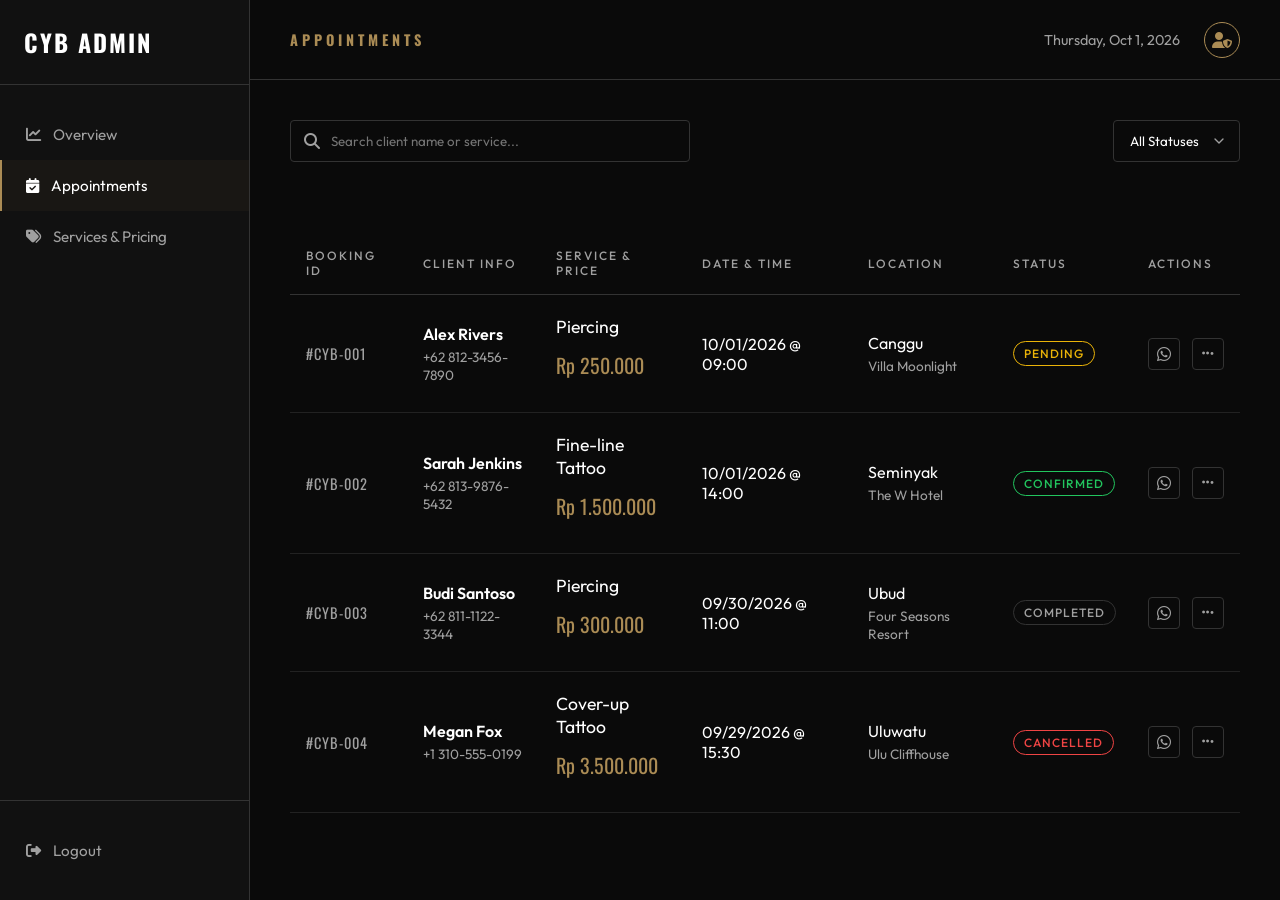
<file: appointments.html>
<!DOCTYPE html>
<html lang="en">
<head>
    <meta charset="UTF-8">
    <meta name="viewport" content="width=device-width, initial-scale=1.0">
    <title>CYB Admin | Appointments</title>
    
    <link rel="preconnect" href="https://fonts.googleapis.com">
    <link rel="preconnect" href="https://fonts.gstatic.com" crossorigin>
    <link href="https://fonts.googleapis.com/css2?family=Oswald:wght@400;500;700&family=Outfit:wght@300;400;500;600&display=swap" rel="stylesheet">
    <link rel="stylesheet" href="https://cdnjs.cloudflare.com/ajax/libs/font-awesome/6.4.0/css/all.min.css">
    
    <link rel="stylesheet" href="admin.css">
</head>
<body>
    <div class="admin-layout">
        <!-- Sidebar Navigation -->
        <aside class="sidebar" id="sidebar">
            <div class="sidebar-header">
                <span class="brand-text">CYB ADMIN</span>
                <button class="close-sidebar" id="closeSidebar"><i class="fas fa-times"></i></button>
            </div>
            <nav class="sidebar-nav">
                <a href="admin.html" class="nav-item"><i class="fas fa-chart-line"></i> Overview</a>
                <a href="appointments.html" class="nav-item active"><i class="fas fa-calendar-check"></i> Appointments</a>
                <a href="pricing.html" class="nav-item"><i class="fas fa-tags"></i> Services & Pricing</a>
            </nav>
            <div class="sidebar-footer">
                <a href="login.html" class="nav-item"><i class="fas fa-sign-out-alt"></i> Logout</a>
            </div>
        </aside>

        <!-- Main Content -->
        <main class="main-content">
            <!-- Top Header Bar -->
            <header class="top-header">
                <div class="header-left">
                    <button class="mobile-toggle" id="mobileToggle"><i class="fas fa-bars"></i></button>
                    <h1 class="page-title kicker">APPOINTMENTS</h1>
                </div>
                <div class="header-right">
                    <span class="current-date">Thursday, Oct 1, 2026</span>
                    <div class="admin-avatar">
                        <i class="fas fa-user-shield"></i>
                    </div>
                </div>
            </header>

            <div class="dashboard-content appointments-page">
                <!-- Controls Top Bar -->
                <div class="controls-bar">
                    <div class="search-box">
                        <i class="fas fa-search search-icon"></i>
                        <input type="text" class="form-input search-input" placeholder="Search client name or service...">
                    </div>
                    <div class="filter-box">
                        <select class="form-input filter-select">
                            <option value="All">All Statuses</option>
                            <option value="Pending">Pending</option>
                            <option value="Confirmed">Confirmed</option>
                            <option value="Completed">Completed</option>
                            <option value="Cancelled">Cancelled</option>
                        </select>
                    </div>
                </div>

                <!-- Appointments Data Table -->
                <div class="appointments-container">
                    <table class="appointments-table">
                        <thead>
                            <tr>
                                <th>BOOKING ID</th>
                                <th>CLIENT INFO</th>
                                <th>SERVICE & PRICE</th>
                                <th>DATE & TIME</th>
                                <th>LOCATION</th>
                                <th>STATUS</th>
                                <th>ACTIONS</th>
                            </tr>
                        </thead>
                        <tbody>
                            <!-- Row 1: Pending -->
                            <tr>
                                <td data-label="BOOKING ID"><span class="booking-id">#CYB-001</span></td>
                                <td data-label="CLIENT INFO">
                                    <div class="client-info">
                                        <span class="client-name">Alex Rivers</span>
                                        <span class="client-phone">+62 812-3456-7890</span>
                                    </div>
                                </td>
                                <td data-label="SERVICE & PRICE">
                                    <div class="service-info">
                                        <span class="service-name">Piercing</span>
                                        <span class="service-price">Rp 250.000</span>
                                    </div>
                                </td>
                                <td data-label="DATE & TIME">10/01/2026 @ 09:00</td>
                                <td data-label="LOCATION">
                                    <div class="location-info">
                                        <span class="loc-area">Canggu</span>
                                        <span class="loc-detail">Villa Moonlight</span>
                                    </div>
                                </td>
                                <td data-label="STATUS">
                                    <span class="status-badge status-pending">PENDING</span>
                                </td>
                                <td data-label="ACTIONS">
                                    <div class="action-buttons">
                                        <a href="https://wa.me/6281234567890" target="_blank" class="action-btn wa-btn" aria-label="WhatsApp">
                                            <i class="fab fa-whatsapp"></i>
                                        </a>
                                        <button class="action-btn more-btn" aria-label="More Options">
                                            <i class="fas fa-ellipsis-h"></i>
                                        </button>
                                    </div>
                                </td>
                            </tr>
                            
                            <!-- Row 2: Confirmed -->
                            <tr>
                                <td data-label="BOOKING ID"><span class="booking-id">#CYB-002</span></td>
                                <td data-label="CLIENT INFO">
                                    <div class="client-info">
                                        <span class="client-name">Sarah Jenkins</span>
                                        <span class="client-phone">+62 813-9876-5432</span>
                                    </div>
                                </td>
                                <td data-label="SERVICE & PRICE">
                                    <div class="service-info">
                                        <span class="service-name">Fine-line Tattoo</span>
                                        <span class="service-price">Rp 1.500.000</span>
                                    </div>
                                </td>
                                <td data-label="DATE & TIME">10/01/2026 @ 14:00</td>
                                <td data-label="LOCATION">
                                    <div class="location-info">
                                        <span class="loc-area">Seminyak</span>
                                        <span class="loc-detail">The W Hotel</span>
                                    </div>
                                </td>
                                <td data-label="STATUS">
                                    <span class="status-badge status-confirmed">CONFIRMED</span>
                                </td>
                                <td data-label="ACTIONS">
                                    <div class="action-buttons">
                                        <a href="https://wa.me/6281398765432" target="_blank" class="action-btn wa-btn" aria-label="WhatsApp">
                                            <i class="fab fa-whatsapp"></i>
                                        </a>
                                        <button class="action-btn more-btn" aria-label="More Options">
                                            <i class="fas fa-ellipsis-h"></i>
                                        </button>
                                    </div>
                                </td>
                            </tr>

                            <!-- Row 3: Completed -->
                            <tr>
                                <td data-label="BOOKING ID"><span class="booking-id">#CYB-003</span></td>
                                <td data-label="CLIENT INFO">
                                    <div class="client-info">
                                        <span class="client-name">Budi Santoso</span>
                                        <span class="client-phone">+62 811-1122-3344</span>
                                    </div>
                                </td>
                                <td data-label="SERVICE & PRICE">
                                    <div class="service-info">
                                        <span class="service-name">Piercing</span>
                                        <span class="service-price">Rp 300.000</span>
                                    </div>
                                </td>
                                <td data-label="DATE & TIME">09/30/2026 @ 11:00</td>
                                <td data-label="LOCATION">
                                    <div class="location-info">
                                        <span class="loc-area">Ubud</span>
                                        <span class="loc-detail">Four Seasons Resort</span>
                                    </div>
                                </td>
                                <td data-label="STATUS">
                                    <span class="status-badge status-completed">COMPLETED</span>
                                </td>
                                <td data-label="ACTIONS">
                                    <div class="action-buttons">
                                        <a href="https://wa.me/6281111223344" target="_blank" class="action-btn wa-btn" aria-label="WhatsApp">
                                            <i class="fab fa-whatsapp"></i>
                                        </a>
                                        <button class="action-btn more-btn" aria-label="More Options">
                                            <i class="fas fa-ellipsis-h"></i>
                                        </button>
                                    </div>
                                </td>
                            </tr>
                            
                            <!-- Row 4: Cancelled -->
                            <tr>
                                <td data-label="BOOKING ID"><span class="booking-id">#CYB-004</span></td>
                                <td data-label="CLIENT INFO">
                                    <div class="client-info">
                                        <span class="client-name">Megan Fox</span>
                                        <span class="client-phone">+1 310-555-0199</span>
                                    </div>
                                </td>
                                <td data-label="SERVICE & PRICE">
                                    <div class="service-info">
                                        <span class="service-name">Cover-up Tattoo</span>
                                        <span class="service-price">Rp 3.500.000</span>
                                    </div>
                                </td>
                                <td data-label="DATE & TIME">09/29/2026 @ 15:30</td>
                                <td data-label="LOCATION">
                                    <div class="location-info">
                                        <span class="loc-area">Uluwatu</span>
                                        <span class="loc-detail">Ulu Cliffhouse</span>
                                    </div>
                                </td>
                                <td data-label="STATUS">
                                    <span class="status-badge status-cancelled">CANCELLED</span>
                                </td>
                                <td data-label="ACTIONS">
                                    <div class="action-buttons">
                                        <a href="https://wa.me/13105550199" target="_blank" class="action-btn wa-btn" aria-label="WhatsApp">
                                            <i class="fab fa-whatsapp"></i>
                                        </a>
                                        <button class="action-btn more-btn" aria-label="More Options">
                                            <i class="fas fa-ellipsis-h"></i>
                                        </button>
                                    </div>
                                </td>
                            </tr>
                        </tbody>
                    </table>
                    
                    <!-- Empty State (Hidden by default) -->
                    <!-- <div class="empty-state">
                        <p>No appointments found.</p>
                    </div> -->
                </div>
            </div>
        </main>
    </div>
    
    <script src="admin.js"></script>
</body>
</html>
</file>
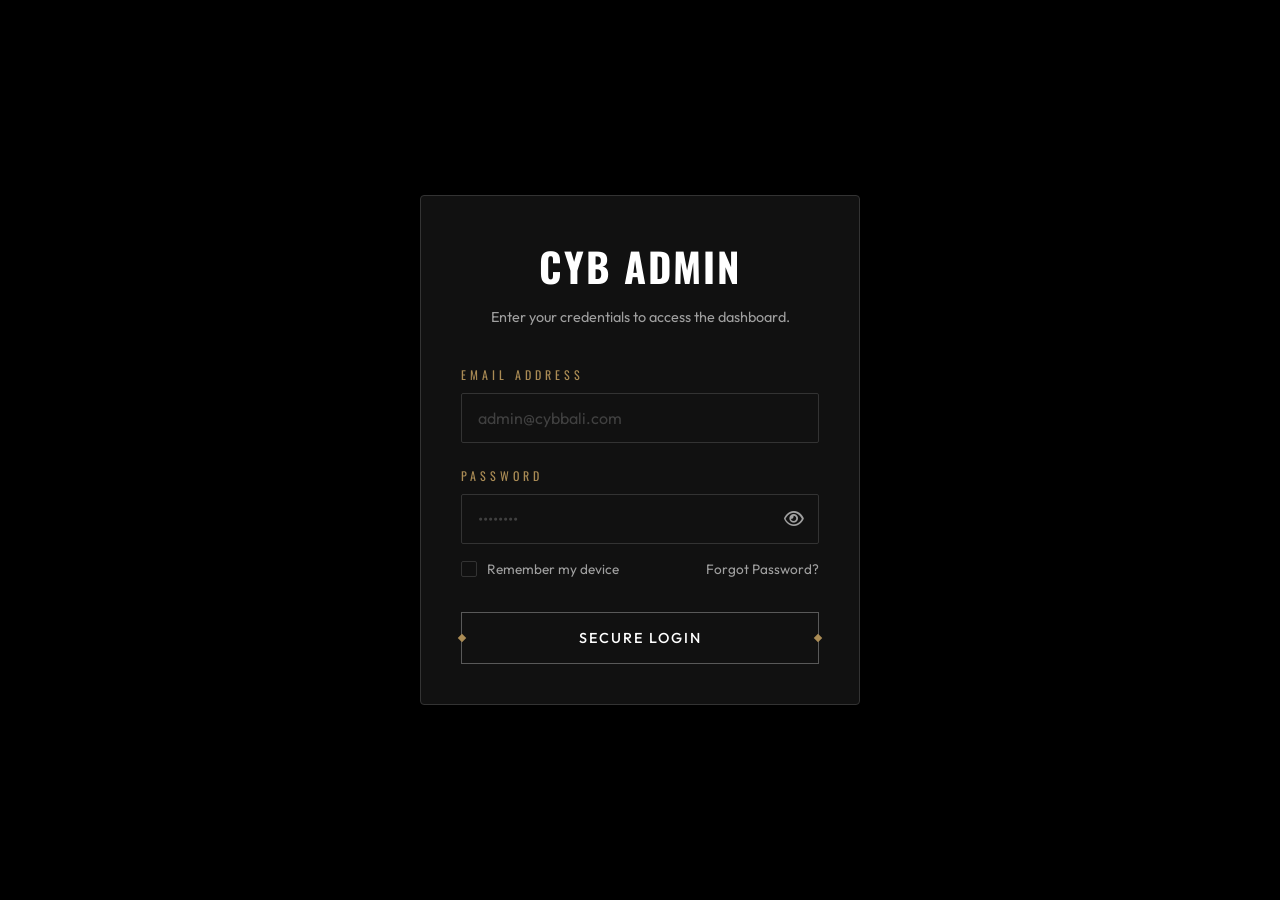
<file: login.html>
<!DOCTYPE html>
<html lang="en">
<head>
    <meta charset="UTF-8">
    <meta name="viewport" content="width=device-width, initial-scale=1.0">
    <title>CYB Admin | Secure Login</title>
    
    <!-- Google Fonts -->
    <link rel="preconnect" href="https://fonts.googleapis.com">
    <link rel="preconnect" href="https://fonts.gstatic.com" crossorigin>
    <link href="https://fonts.googleapis.com/css2?family=Oswald:wght@400;500;700&family=Outfit:wght@300;400;500;600&display=swap" rel="stylesheet">
    
    <!-- FontAwesome for Icons -->
    <link rel="stylesheet" href="https://cdnjs.cloudflare.com/ajax/libs/font-awesome/6.4.0/css/all.min.css">
    
    <link rel="stylesheet" href="login.css">
</head>
<body>
    <div class="login-wrapper">
        <div class="login-container">
            <div class="login-header">
                <h1 class="brand-title">CYB ADMIN</h1>
                <p class="subtitle">Enter your credentials to access the dashboard.</p>
            </div>
            
            <form id="loginForm" class="login-form">
                <div class="form-group" id="emailGroup">
                    <label for="email" class="form-label kicker">EMAIL ADDRESS</label>
                    <input type="email" id="email" class="form-input" placeholder="admin@cybbali.com" required>
                    <span class="error-msg">Invalid credentials. Please try again.</span>
                </div>
                
                <div class="form-group" id="passwordGroup">
                    <label for="password" class="form-label kicker">PASSWORD</label>
                    <div class="password-wrapper">
                        <input type="password" id="password" class="form-input" placeholder="••••••••" required>
                        <button type="button" id="togglePassword" class="password-toggle" aria-label="Toggle password visibility">
                            <i class="far fa-eye"></i>
                        </button>
                    </div>
                    <span class="error-msg">Invalid credentials. Please try again.</span>
                </div>
                
                <div class="form-actions-secondary">
                    <label class="remember-me">
                        <input type="checkbox" id="rememberMe">
                        <span class="custom-checkbox"></span>
                        <span class="remember-label">Remember my device</span>
                    </label>
                    <a href="#" class="forgot-password">Forgot Password?</a>
                </div>
                
                <button type="submit" id="submitBtn" class="btn btn-outline-diamond login-submit">
                    <span class="diamond left"></span>
                    <span class="btn-text">SECURE LOGIN</span>
                    <span class="diamond right"></span>
                </button>
            </form>
        </div>
    </div>
    <script src="login.js"></script>
</body>
</html>
</file>
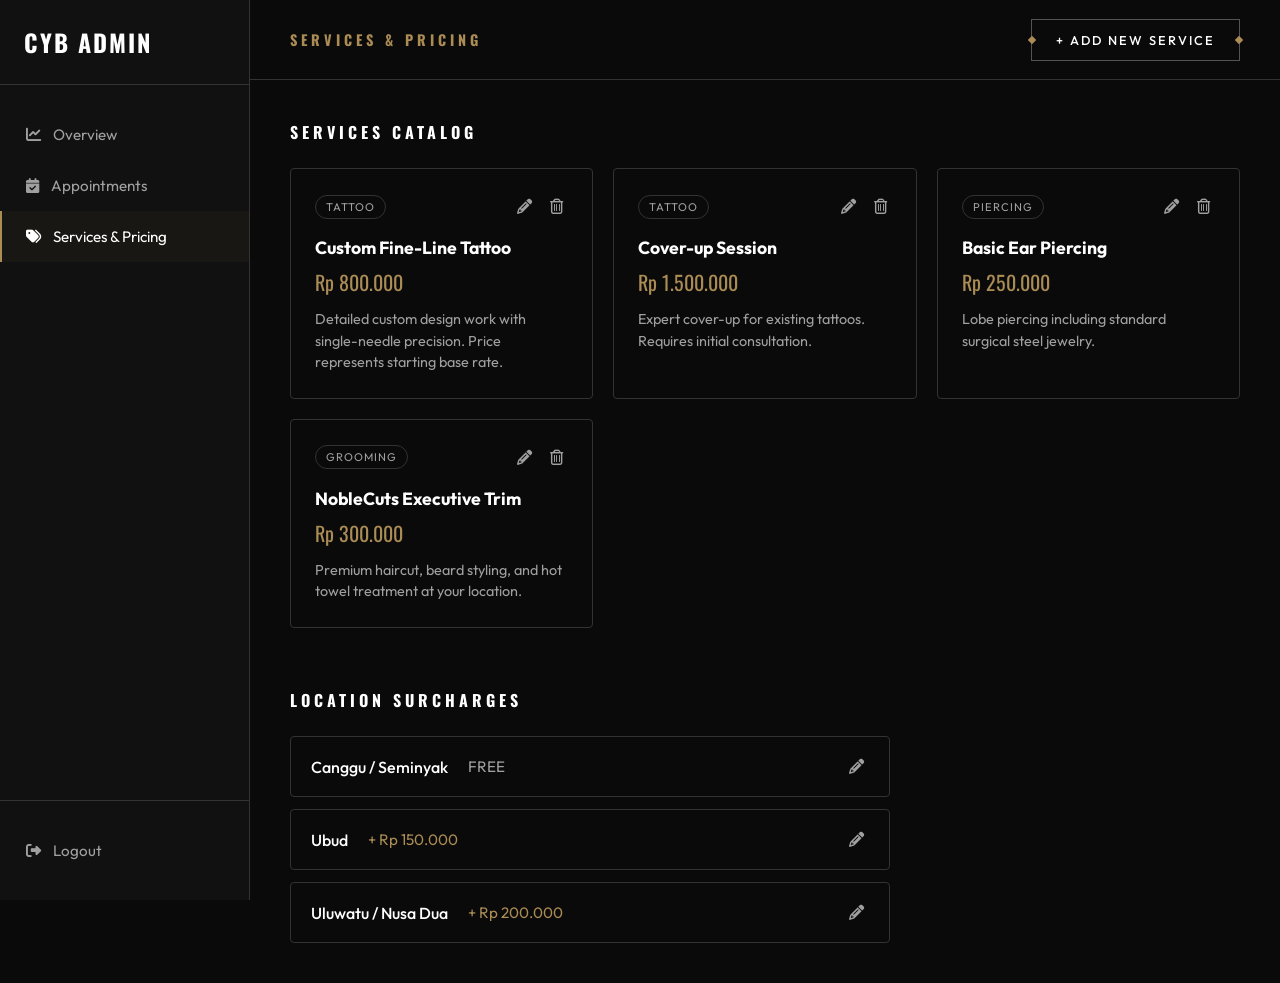
<file: pricing.html>
<!DOCTYPE html>
<html lang="en">
<head>
    <meta charset="UTF-8">
    <meta name="viewport" content="width=device-width, initial-scale=1.0">
    <title>CYB Admin | Services & Pricing</title>
    
    <link rel="preconnect" href="https://fonts.googleapis.com">
    <link rel="preconnect" href="https://fonts.gstatic.com" crossorigin>
    <link href="https://fonts.googleapis.com/css2?family=Oswald:wght@400;500;700&family=Outfit:wght@300;400;500;600&display=swap" rel="stylesheet">
    <link rel="stylesheet" href="https://cdnjs.cloudflare.com/ajax/libs/font-awesome/6.4.0/css/all.min.css">
    
    <link rel="stylesheet" href="admin.css">
</head>
<body>
    <div class="admin-layout">
        <!-- Sidebar Navigation -->
        <aside class="sidebar" id="sidebar">
            <div class="sidebar-header">
                <span class="brand-text">CYB ADMIN</span>
                <button class="close-sidebar" id="closeSidebar"><i class="fas fa-times"></i></button>
            </div>
            <nav class="sidebar-nav">
                <a href="admin.html" class="nav-item"><i class="fas fa-chart-line"></i> Overview</a>
                <a href="appointments.html" class="nav-item"><i class="fas fa-calendar-check"></i> Appointments</a>
                <a href="pricing.html" class="nav-item active"><i class="fas fa-tags"></i> Services & Pricing</a>
            </nav>
            <div class="sidebar-footer">
                <a href="login.html" class="nav-item"><i class="fas fa-sign-out-alt"></i> Logout</a>
            </div>
        </aside>

        <!-- Main Content -->
        <main class="main-content">
            <!-- Top Header Bar -->
            <header class="top-header">
                <div class="header-left">
                    <button class="mobile-toggle" id="mobileToggle"><i class="fas fa-bars"></i></button>
                    <h1 class="page-title kicker">SERVICES & PRICING</h1>
                </div>
                <div class="header-right">
                    <button class="btn btn-outline-diamond add-service-btn" id="addServiceBtn">
                        <span class="diamond left"></span>
                        + ADD NEW SERVICE
                        <span class="diamond right"></span>
                    </button>
                </div>
            </header>

            <div class="dashboard-content pricing-page">
                
                <!-- Services Catalog -->
                <section class="catalog-section">
                    <h2 class="section-title kicker">SERVICES CATALOG</h2>
                    <div class="services-grid">
                        
                        <!-- Service Item 1 -->
                        <div class="service-card">
                            <div class="service-card-header">
                                <span class="category-pill">TATTOO</span>
                                <div class="service-actions">
                                    <button class="icon-btn edit-btn" aria-label="Edit"><i class="fas fa-pencil-alt"></i></button>
                                    <button class="icon-btn delete-btn" aria-label="Delete"><i class="far fa-trash-alt"></i></button>
                                </div>
                            </div>
                            <h3 class="service-name">Custom Fine-Line Tattoo</h3>
                            <div class="service-price">Rp 800.000</div>
                            <p class="service-desc">Detailed custom design work with single-needle precision. Price represents starting base rate.</p>
                        </div>

                        <!-- Service Item 2 -->
                        <div class="service-card">
                            <div class="service-card-header">
                                <span class="category-pill">TATTOO</span>
                                <div class="service-actions">
                                    <button class="icon-btn edit-btn" aria-label="Edit"><i class="fas fa-pencil-alt"></i></button>
                                    <button class="icon-btn delete-btn" aria-label="Delete"><i class="far fa-trash-alt"></i></button>
                                </div>
                            </div>
                            <h3 class="service-name">Cover-up Session</h3>
                            <div class="service-price">Rp 1.500.000</div>
                            <p class="service-desc">Expert cover-up for existing tattoos. Requires initial consultation.</p>
                        </div>

                        <!-- Service Item 3 -->
                        <div class="service-card">
                            <div class="service-card-header">
                                <span class="category-pill">PIERCING</span>
                                <div class="service-actions">
                                    <button class="icon-btn edit-btn" aria-label="Edit"><i class="fas fa-pencil-alt"></i></button>
                                    <button class="icon-btn delete-btn" aria-label="Delete"><i class="far fa-trash-alt"></i></button>
                                </div>
                            </div>
                            <h3 class="service-name">Basic Ear Piercing</h3>
                            <div class="service-price">Rp 250.000</div>
                            <p class="service-desc">Lobe piercing including standard surgical steel jewelry.</p>
                        </div>
                        
                        <!-- Service Item 4 -->
                        <div class="service-card">
                            <div class="service-card-header">
                                <span class="category-pill">GROOMING</span>
                                <div class="service-actions">
                                    <button class="icon-btn edit-btn" aria-label="Edit"><i class="fas fa-pencil-alt"></i></button>
                                    <button class="icon-btn delete-btn" aria-label="Delete"><i class="far fa-trash-alt"></i></button>
                                </div>
                            </div>
                            <h3 class="service-name">NobleCuts Executive Trim</h3>
                            <div class="service-price">Rp 300.000</div>
                            <p class="service-desc">Premium haircut, beard styling, and hot towel treatment at your location.</p>
                        </div>

                    </div>
                </section>

                <!-- Transport Zones -->
                <section class="zones-section">
                    <h2 class="section-title kicker">LOCATION SURCHARGES</h2>
                    <div class="zones-list">
                        
                        <div class="zone-item">
                            <div class="zone-info">
                                <h4 class="zone-name">Canggu / Seminyak</h4>
                                <span class="zone-fee free">FREE</span>
                            </div>
                            <button class="icon-btn edit-btn" aria-label="Edit"><i class="fas fa-pencil-alt"></i></button>
                        </div>

                        <div class="zone-item">
                            <div class="zone-info">
                                <h4 class="zone-name">Ubud</h4>
                                <span class="zone-fee">+ Rp 150.000</span>
                            </div>
                            <button class="icon-btn edit-btn" aria-label="Edit"><i class="fas fa-pencil-alt"></i></button>
                        </div>

                        <div class="zone-item">
                            <div class="zone-info">
                                <h4 class="zone-name">Uluwatu / Nusa Dua</h4>
                                <span class="zone-fee">+ Rp 200.000</span>
                            </div>
                            <button class="icon-btn edit-btn" aria-label="Edit"><i class="fas fa-pencil-alt"></i></button>
                        </div>

                    </div>
                </section>
            </div>
        </main>
    </div>

    <!-- Modals -->
    <div class="modal-overlay" id="serviceModal">
        <div class="modal-container">
            <h2 class="modal-title kicker">ADD NEW SERVICE</h2>
            <form class="modal-form" id="serviceForm">
                <div class="form-group">
                    <label class="form-label kicker">SERVICE NAME</label>
                    <input type="text" class="form-input" placeholder="e.g. Fine-Line Tattoo">
                </div>
                <div class="form-group">
                    <label class="form-label kicker">CATEGORY</label>
                    <select class="form-input filter-select">
                        <option>TATTOO</option>
                        <option>PIERCING</option>
                        <option>GROOMING</option>
                    </select>
                </div>
                <div class="form-group">
                    <label class="form-label kicker">BASE PRICE</label>
                    <input type="text" class="form-input" placeholder="Rp 0">
                </div>
                <div class="form-group">
                    <label class="form-label kicker">DESCRIPTION</label>
                    <textarea class="form-input" rows="3" placeholder="Describe the service..."></textarea>
                </div>
                
                <div class="modal-actions">
                    <button type="button" class="btn-cancel" id="cancelModalBtn">CANCEL</button>
                    <button type="submit" class="btn btn-outline-diamond save-btn">
                        <span class="diamond left"></span>
                        SAVE CHANGES
                        <span class="diamond right"></span>
                    </button>
                </div>
            </form>
        </div>
    </div>

    <div class="modal-overlay" id="deleteModal">
        <div class="modal-container delete-container">
            <h2 class="modal-title kicker" style="color: #ef4444;">CONFIRM DELETE</h2>
            <p class="modal-msg">Are you sure you want to delete this service? This action cannot be undone.</p>
            <div class="modal-actions">
                <button type="button" class="btn-cancel" id="cancelDeleteBtn">CANCEL</button>
                <button type="button" class="btn btn-outline-diamond delete-confirm-btn" id="confirmDeleteBtn">
                    <span class="diamond left" style="background-color: #ef4444;"></span>
                    DELETE
                    <span class="diamond right" style="background-color: #ef4444;"></span>
                </button>
            </div>
        </div>
    </div>
    
    <script src="admin.js"></script>
</body>
</html>
</file>
<file: styles.css>
/* CSS Reset and Variables */
:root {
    --bg-dark: #0a0a0a;
    --bg-nav: rgba(10, 10, 10, 0.85);
    --text-light: #f5f5f5;
    --text-muted: #a0a0a0;
    --primary-green: #AB8C55;
    /* Bronze/Gold Accent */
    --primary-green-hover: #c0a068;

    --font-heading: 'Oswald', sans-serif;
    --font-body: 'Outfit', sans-serif;

    --transition-fast: 0.2s ease;
    --transition-smooth: 0.5s cubic-bezier(0.22, 1, 0.36, 1);
}

* {
    margin: 0;
    padding: 0;
    box-sizing: border-box;
}

html {
    scroll-behavior: smooth;
    font-size: 16px;
}

body {
    background-color: var(--bg-dark);
    color: var(--text-light);
    font-family: var(--font-body);
    line-height: 1.6;
    overflow-x: hidden;
    -webkit-font-smoothing: antialiased;
}

a {
    text-decoration: none;
    color: inherit;
}

ul {
    list-style: none;
}

/* Typography */
h1,
h2,
h3,
.brand-text {
    font-family: var(--font-heading);
    text-transform: uppercase;
}

/* Announcement Bar */
.announcement-bar {
    background-color: #111;
    color: var(--text-light);
    padding: 8px 5%;
    font-size: 0.75rem;
    font-weight: 500;
    letter-spacing: 1px;
    display: flex;
    justify-content: flex-start;
    border-bottom: 1px solid rgba(255, 255, 255, 0.05);
}

.announcement-content {
    display: flex;
    align-items: center;
    gap: 8px;
}

.pulse-dot {
    width: 6px;
    height: 6px;
    background-color: var(--primary-green);
    border-radius: 50%;
    animation: pulse 2s infinite;
}

@keyframes pulse {
    0% {
        box-shadow: 0 0 0 0 rgba(171, 140, 85, 0.7);
    }

    70% {
        box-shadow: 0 0 0 6px rgba(171, 140, 85, 0);
    }

    100% {
        box-shadow: 0 0 0 0 rgba(171, 140, 85, 0);
    }
}

/* Main Navigation */
.main-nav {
    position: fixed;
    top: 34px;
    /* below announcement bar */
    left: 0;
    width: 100%;
    padding: 15px 5%;
    background: var(--bg-nav);
    backdrop-filter: blur(10px);
    z-index: 100;
    border-bottom: 1px solid rgba(255, 255, 255, 0.03);
    transition: var(--transition-smooth);
    animation: slideDownNav 0.8s cubic-bezier(0.16, 1, 0.3, 1) forwards;
}

@keyframes slideDownNav {
    from {
        transform: translateY(-100%);
        opacity: 0;
    }

    to {
        transform: translateY(0);
        opacity: 1;
    }
}

.main-nav.scrolled {
    top: 0;
    padding: 12px 5%;
    background: rgba(5, 5, 5, 0.95);
}

.nav-container {
    display: flex;
    justify-content: space-between;
    align-items: center;
    max-width: 1400px;
    margin: 0 auto;
}

.brand {
    display: flex;
    align-items: center;
    gap: 12px;
}

.logo-crest {
    width: 40px;
    height: 40px;
}

.brand-text {
    font-size: 1.5rem;
    font-weight: 700;
    letter-spacing: 2px;
}

.nav-links {
    display: flex;
    gap: 30px;
}

.nav-links li {
    opacity: 0;
    animation: fadeInRight 0.6s cubic-bezier(0.22, 1, 0.36, 1) forwards;
}

.nav-links li:nth-child(1) {
    animation-delay: 0.2s;
}

.nav-links li:nth-child(2) {
    animation-delay: 0.3s;
}

.nav-links li:nth-child(3) {
    animation-delay: 0.4s;
}

.nav-links li:nth-child(4) {
    animation-delay: 0.5s;
}

.nav-links li:nth-child(5) {
    animation-delay: 0.6s;
}

.nav-links li:nth-child(6) {
    animation-delay: 0.7s;
}

@keyframes fadeInRight {
    from {
        opacity: 0;
        transform: translateX(20px);
        filter: blur(4px);
    }

    to {
        opacity: 1;
        transform: translateX(0);
        filter: blur(0);
    }
}

.nav-links a {
    font-size: 0.85rem;
    font-weight: 500;
    letter-spacing: 1px;
    text-transform: uppercase;
    position: relative;
    padding-bottom: 4px;
    color: var(--text-muted);
    transition: var(--transition-fast);
}

.nav-links a:hover {
    color: var(--text-light);
}

.nav-links a::after {
    content: '';
    position: absolute;
    bottom: 0;
    left: 0;
    width: 0;
    height: 1px;
    background-color: var(--primary-green);
    transition: var(--transition-smooth);
}

.nav-links a:hover::after {
    width: 100%;
}

.quick-actions {
    display: flex;
    align-items: center;
    gap: 20px;
}

.social-icon {
    font-size: 1.2rem;
    color: var(--text-light);
    transition: var(--transition-fast);
}

.social-icon:hover {
    color: var(--primary-green);
    transform: translateY(-2px);
}

.btn {
    display: inline-block;
    padding: 10px 24px;
    font-size: 0.85rem;
    font-weight: 600;
    letter-spacing: 1.5px;
    text-transform: uppercase;
    border-radius: 2px;
    cursor: pointer;
    transition: var(--transition-smooth);
    border: none;
    font-family: inherit;
}

.btn-primary {
    background-color: var(--primary-green);
    color: var(--bg-dark);
}

.btn-primary:hover {
    background-color: var(--primary-green-hover);
    box-shadow: 0 4px 15px rgba(171, 140, 85, 0.3);
    transform: translateY(-2px);
}

.menu-toggle {
    display: none;
    background: none;
    border: none;
    color: var(--text-light);
    font-size: 1.5rem;
    cursor: pointer;
}

/* Hero Section */
.hero {
    position: relative;
    height: 100vh;
    min-height: 700px;
    display: flex;
    align-items: center;
    justify-content: center;
    overflow: hidden;
}

.hero-bg {
    position: absolute;
    top: 0;
    left: 0;
    width: 100%;
    height: 100%;
    background-image: url('assets/tattoo_bg.jpg');
    background-size: cover;
    background-position: center;
    z-index: -2;
    transform: scale(1.05);
    animation: bgZoom 20s infinite alternate;
}

@keyframes bgZoom {
    0% {
        transform: scale(1.05);
    }

    100% {
        transform: scale(1.1);
    }
}

.hero-overlay {
    position: absolute;
    top: 0;
    left: 0;
    width: 100%;
    height: 100%;
    background: linear-gradient(to bottom, rgba(10, 10, 10, 0.85) 0%, rgba(10, 10, 10, 0.7) 40%, rgba(10, 10, 10, 0.9) 70%, var(--bg-dark) 90%, var(--bg-dark) 100%);
    z-index: -1;
}

.hero-content {
    display: flex;
    flex-direction: column;
    align-items: center;
    text-align: center;
    max-width: 800px;
    padding: 0 20px;
    z-index: 10;
    margin-top: 40px;
}

.hero-logo {
    width: 180px;
    height: 180px;
    margin-bottom: 40px;
    opacity: 1;
}

.hero-text-block {
    display: flex;
    flex-direction: column;
    align-items: center;
}

.subheading {
    font-size: 0.85rem;
    letter-spacing: 5px;
    text-transform: uppercase;
    color: var(--text-muted);
}

.headline {
    font-size: clamp(3rem, 6vw, 5rem);
    color: var(--primary-green);
    line-height: 1.1;
    text-shadow: 0 4px 20px rgba(0, 0, 0, 0.5);
    opacity: 0;
    animation: revealUp 2s cubic-bezier(0.22, 1, 0.36, 1) 0.2s forwards;
}

.body-text {
    font-size: 1.1rem;
    color: var(--text-light);
    max-width: 600px;
    font-weight: 300;
    opacity: 0;
    animation: revealUp 2s cubic-bezier(0.22, 1, 0.36, 1) 0.6s forwards;
}

.reveal-wrapper {
    overflow: hidden;
    width: 100%;
    display: flex;
    justify-content: center;
    padding: 5px 0;
}

.mb-15 {
    margin-bottom: 10px;
}

.mb-25 {
    margin-bottom: 20px;
}

.mb-40 {
    margin-bottom: 35px;
}

/* Diamond Button */
.btn-outline-diamond {
    position: relative;
    display: flex;
    align-items: center;
    justify-content: center;
    padding: 16px 36px;
    border: 1px solid rgba(255, 255, 255, 0.3);
    color: var(--text-light);
    font-size: 0.9rem;
    font-weight: 500;
    letter-spacing: 2px;
    text-transform: uppercase;
    transition: var(--transition-smooth);
    background: rgba(0, 0, 0, 0.2);
    backdrop-filter: blur(5px);
    opacity: 0;
    animation: revealUp 2s cubic-bezier(0.22, 1, 0.36, 1) 1s forwards;
}

.diamond {
    width: 6px;
    height: 6px;
    background-color: var(--primary-green);
    position: absolute;
    transform: rotate(45deg);
    transition: var(--transition-smooth);
}

.diamond.left {
    left: -3px;
}

.diamond.right {
    right: -3px;
}

.btn-outline-diamond:hover {
    border-color: var(--primary-green);
    background: rgba(171, 140, 85, 0.1);
    box-shadow: 0 0 20px rgba(171, 140, 85, 0.2);
}

.btn-outline-diamond:hover .diamond {
    box-shadow: 0 0 10px var(--primary-green);
}

@keyframes revealUp {
    from {
        opacity: 0;
        transform: translateY(100%);
    }

    to {
        opacity: 1;
        transform: translateY(0);
    }
}

/* Scroll Indicator */
.scroll-indicator {
    position: absolute;
    bottom: 40px;
    left: 50%;
    transform: translateX(-50%);
    display: flex;
    flex-direction: column;
    align-items: center;
    gap: 10px;
    opacity: 0.7;
    transition: var(--transition-fast);
}

.scroll-indicator:hover {
    opacity: 1;
}

.scroll-text {
    font-size: 0.7rem;
    letter-spacing: 3px;
}

.scroll-arrow {
    color: var(--primary-green);
    animation: bounce 2s infinite;
}

@keyframes bounce {

    0%,
    20%,
    50%,
    80%,
    100% {
        transform: translateY(0);
    }

    40% {
        transform: translateY(8px);
    }

    60% {
        transform: translateY(4px);
    }
}

/* Floating Action Button */
.fab-whatsapp {
    position: fixed;
    bottom: 30px;
    right: 30px;
    width: 60px;
    height: 60px;
    background-color: var(--primary-green);
    color: #fff;
    border-radius: 50%;
    display: flex;
    align-items: center;
    justify-content: center;
    font-size: 32px;
    box-shadow: 0 4px 20px rgba(171, 140, 85, 0.4);
    z-index: 999;
    transition: var(--transition-smooth);
    text-decoration: none;
    animation: pulseFab 2s infinite cubic-bezier(0.66, 0, 0, 1), scaleUp 0.8s cubic-bezier(0.22, 1, 0.36, 1) 1.5s backwards;
}

@keyframes scaleUp {
    from {
        transform: scale(0);
        opacity: 0;
    }

    to {
        transform: scale(1);
        opacity: 1;
    }
}

@keyframes pulseFab {
    0% {
        box-shadow: 0 0 0 0 rgba(171, 140, 85, 0.6);
    }
    70% {
        box-shadow: 0 0 0 15px rgba(171, 140, 85, 0);
    }
    100% {
        box-shadow: 0 0 0 0 rgba(171, 140, 85, 0);
    }
}

.fab-whatsapp:hover {
    transform: scale(1.1) rotate(5deg);
    background-color: var(--primary-green-hover);
    animation-play-state: paused;
}

.fab-tooltip {
    position: absolute;
    right: 75px;
    top: 50%;
    transform: translateY(-50%) translateX(10px);
    background: rgba(0, 0, 0, 0.8);
    color: #fff;
    padding: 8px 14px;
    border-radius: 6px;
    font-size: 0.85rem;
    white-space: nowrap;
    opacity: 0;
    pointer-events: none;
    transition: all 0.3s ease;
    font-weight: 500;
}

.fab-tooltip::after {
    content: '';
    position: absolute;
    right: -5px;
    top: 50%;
    transform: translateY(-50%);
    border-width: 5px 0 5px 6px;
    border-style: solid;
    border-color: transparent transparent transparent rgba(0, 0, 0, 0.8);
}

.fab-whatsapp:hover .fab-tooltip {
    opacity: 1;
    transform: translateY(-50%) translateX(0);
}

/* Responsive */
@media (max-width: 992px) {
    .nav-links {
        display: flex;
        position: absolute;
        top: 100%;
        left: 0;
        width: 100%;
        background: var(--bg-nav);
        backdrop-filter: blur(10px);
        flex-direction: column;
        padding: 30px 0;
        gap: 25px;
        align-items: center;
        border-bottom: 1px solid rgba(255, 255, 255, 0.03);
        /* Hidden state */
        clip-path: polygon(0 0, 100% 0, 100% 0, 0 0);
        transition: clip-path 0.4s ease-in-out;
    }

    .nav-links.active {
        clip-path: polygon(0 0, 100% 0, 100% 100%, 0 100%);
        /* simple hide for mobile */
    }

    .menu-toggle {
        display: block;
    }
}

@media (max-width: 576px) {
    .announcement-text {
        font-size: 0.65rem;
    }

    .headline {
        font-size: 2.5rem;
    }

    .btn-outline-diamond {
        padding: 12px 24px;
        font-size: 0.8rem;
    }

    .hero-logo {
        width: 120px;
        height: 120px;
    }
}

/* Story Section */
.story-section {
    padding-top: 100px;
    background-color: var(--bg-dark);
    position: relative;
    padding-bottom: 60px;
}

/* Marquee */
.marquee-container {
    width: 100%;
    overflow: hidden;
    background-color: #111;
    border-top: 1px solid rgba(255, 255, 255, 0.05);
    border-bottom: 1px solid rgba(255, 255, 255, 0.05);
    padding: 15px 0;
    position: absolute;
    top: 0;
    left: 0;
    display: flex;
    white-space: nowrap;
}

.marquee-content {
    display: flex;
    width: max-content;
    align-items: center;
    /* Increase duration since content is 4x wider */
    animation: scrollMarquee 40s linear infinite;
}

.marquee-content span {
    font-family: var(--font-heading);
    font-size: 1.2rem;
    letter-spacing: 2px;
    color: var(--text-light);
    text-transform: uppercase;
}

.separator {
    color: var(--primary-green);
    margin: 0 40px;
    font-size: 0.8rem;
}

@keyframes scrollMarquee {
    0% {
        transform: translateX(0);
    }

    100% {
        transform: translateX(-50%);
    }
}

/* Layout */
.container {
    max-width: 1400px;
    margin: 0 auto;
    padding: 80px 5%;
}

.story-grid {
    display: grid;
    grid-template-columns: 1fr 1fr;
    gap: 80px;
    align-items: center;
}

/* Left Column: Badge */
.story-visual {
    display: flex;
    justify-content: center;
    align-items: center;
}

.circular-badge {
    position: relative;
    width: 400px;
    height: 400px;
    border-radius: 50%;
    display: flex;
    justify-content: center;
    align-items: center;
    background: radial-gradient(circle, rgba(171, 140, 85, 0.05) 0%, rgba(10, 10, 10, 0) 70%);
}

.badge-logo {
    width: 200px;
    height: 200px;
    z-index: 2;
}

.badge-logo img {
    width: 100%;
    height: auto;
}

.rotating-text {
    position: absolute;
    top: 0;
    left: 0;
    width: 100%;
    height: 100%;
    animation: rotateText 20s linear infinite;
}

.rotating-text svg {
    width: 100%;
    height: 100%;
}

.rotating-text text {
    font-family: var(--font-heading);
    font-size: 14px;
    letter-spacing: 8px;
    fill: var(--text-muted);
    text-transform: uppercase;
}

@keyframes rotateText {
    0% {
        transform: rotate(0deg);
    }

    100% {
        transform: rotate(360deg);
    }
}

/* Right Column: Copy */
.story-copy {
    display: flex;
    flex-direction: column;
    align-items: flex-start;
}

.story-copy .reveal-wrapper {
    justify-content: flex-start;
}

.kicker {
    font-size: 0.9rem;
    font-weight: 600;
    letter-spacing: 4px;
    text-transform: uppercase;
    color: #b3594b;
    margin-bottom: 20px;
    display: block;
}

.section-headline {
    font-size: clamp(2.5rem, 4vw, 4rem);
    color: var(--primary-green);
    line-height: 1.1;
    margin-bottom: 30px;
    text-shadow: 0 4px 15px rgba(0, 0, 0, 0.3);
}

.story-copy .body-text {
    margin-bottom: 20px;
    color: var(--text-muted);
    text-align: left;
    max-width: 100%;
}

.story-copy .body-text:last-child {
    margin-bottom: 0;
}

/* Bottom Divider */
.section-divider {
    position: relative;
    width: 80%;
    margin: 40px auto 0;
    height: 1px;
    background: rgba(255, 255, 255, 0.05);
    display: flex;
    justify-content: center;
    align-items: center;
}

.diamond-divider {
    width: 8px;
    height: 8px;
    background-color: var(--primary-green);
    transform: rotate(45deg);
    position: absolute;
}

/* Responsive Story */
@media (max-width: 992px) {
    .story-grid {
        grid-template-columns: 1fr;
        gap: 60px;
        text-align: center;
    }

    .story-copy {
        align-items: center;
    }

    .story-copy .reveal-wrapper {
        justify-content: center;
    }

    .story-copy .body-text {
        text-align: center;
    }
}

@media (max-width: 576px) {
    .circular-badge {
        width: 300px;
        height: 300px;
    }
}

/* Why Us Section */
.whyus-section {
    background-color: var(--bg-dark);
    padding: 100px 0;
    position: relative;
}

.text-center {
    text-align: center;
    display: flex;
    flex-direction: column;
    align-items: center;
}

.text-accent {
    color: var(--primary-green);
}

.section-header .section-headline {
    color: #fff; /* "YOUR CHAIR." is white */
}

.feature-grid {
    display: grid;
    grid-template-columns: repeat(3, 1fr);
    gap: 40px;
    margin-top: 60px;
}

.feature-card {
    display: flex;
    flex-direction: column;
    align-items: center;
    text-align: center;
    opacity: 0;
    animation: revealUp 2s cubic-bezier(0.22, 1, 0.36, 1) forwards;
}

.feature-card.delay-1 { animation-delay: 0.2s; }
.feature-card.delay-2 { animation-delay: 0.4s; }
.feature-card.delay-3 { animation-delay: 0.6s; }

.feature-icon {
    margin-bottom: 25px;
    height: 125px;
    display: flex;
    align-items: center;
    justify-content: center;
}

.feature-icon img {
    height: 115px;
    width: auto;
    max-width: 130px;
    object-fit: contain;
    filter: drop-shadow(0 6px 20px rgba(0, 0, 0, 0.5));
    transition: transform var(--transition-smooth), filter var(--transition-smooth);
}

.feature-card:hover .feature-icon img {
    transform: translateY(-6px) scale(1.08);
    filter: drop-shadow(0 10px 30px rgba(171, 140, 85, 0.4));
}

.feature-title {
    font-size: 1.2rem;
    letter-spacing: 2px;
    color: #fff;
    margin-bottom: 15px;
}

.feature-text {
    font-size: 0.95rem;
    color: var(--text-muted);
    line-height: 1.6;
    margin-bottom: 30px;
    flex-grow: 1;
}

.btn-pill-outline {
    display: inline-block;
    padding: 12px 24px;
    font-size: 0.8rem;
    font-weight: 600;
    letter-spacing: 1.5px;
    text-transform: uppercase;
    border-radius: 50px;
    border: 1px solid rgba(255, 255, 255, 0.2);
    color: var(--text-light);
    transition: var(--transition-fast);
}

.btn-pill-outline:hover {
    border-color: var(--primary-green);
    color: var(--primary-green);
    background: rgba(171, 140, 85, 0.05);
}

/* Responsive Why Us */
@media (max-width: 992px) {
    .feature-grid {
        grid-template-columns: 1fr;
        gap: 60px;
    }
}
 
 / *   G a l l e r y   S e c t i o n   * / 
 
 . g a l l e r y - s e c t i o n   {   b a c k g r o u n d - c o l o r :   # 1 2 1 2 1 2 ;   p a d d i n g :   1 0 0 p x   0 ;   p o s i t i o n :   r e l a t i v e ;   } 
 
 . g a l l e r y - f i l t e r s   {   m a r g i n :   4 0 p x   0 ;   w i d t h :   1 0 0 % ;   d i s p l a y :   f l e x ;   j u s t i f y - c o n t e n t :   c e n t e r ;   } 
 
 . f i l t e r - s c r o l l   {   d i s p l a y :   f l e x ;   g a p :   1 2 p x ;   o v e r f l o w - x :   a u t o ;   p a d d i n g - b o t t o m :   1 0 p x ;   s c r o l l b a r - w i d t h :   n o n e ;   - m s - o v e r f l o w - s t y l e :   n o n e ;   } 
 
 . f i l t e r - s c r o l l : : - w e b k i t - s c r o l l b a r   {   d i s p l a y :   n o n e ;   } 
 
 . f i l t e r - b t n   {   b a c k g r o u n d :   t r a n s p a r e n t ;   b o r d e r :   1 p x   s o l i d   r g b a ( 2 5 5 ,   2 5 5 ,   2 5 5 ,   0 . 2 ) ;   c o l o r :   v a r ( - - t e x t - l i g h t ) ;   p a d d i n g :   1 0 p x   2 4 p x ;   b o r d e r - r a d i u s :   5 0 p x ;   f o n t - s i z e :   0 . 8 5 r e m ;   f o n t - w e i g h t :   5 0 0 ;   l e t t e r - s p a c i n g :   1 p x ;   c u r s o r :   p o i n t e r ;   t r a n s i t i o n :   v a r ( - - t r a n s i t i o n - f a s t ) ;   w h i t e - s p a c e :   n o w r a p ;   } 
 
 . f i l t e r - b t n : h o v e r ,   . f i l t e r - b t n . a c t i v e   {   b a c k g r o u n d :   v a r ( - - p r i m a r y - g r e e n ) ;   c o l o r :   v a r ( - - b g - d a r k ) ;   b o r d e r - c o l o r :   v a r ( - - p r i m a r y - g r e e n ) ;   } 
 
 . g a l l e r y - g r i d   {   d i s p l a y :   g r i d ;   g r i d - t e m p l a t e - c o l u m n s :   r e p e a t ( 3 ,   1 f r ) ;   g a p :   2 4 p x ;   m a r g i n - t o p :   4 0 p x ;   } 
 
 . g a l l e r y - i t e m   {   p o s i t i o n :   r e l a t i v e ;   b o r d e r - r a d i u s :   1 2 p x ;   o v e r f l o w :   h i d d e n ;   c u r s o r :   p o i n t e r ;   a s p e c t - r a t i o :   4   /   5 ;   b a c k g r o u n d - c o l o r :   # 1 a 1 a 1 a ;   t r a n s f o r m :   s c a l e ( 1 ) ;   t r a n s i t i o n :   t r a n s f o r m   v a r ( - - t r a n s i t i o n - s m o o t h ) ;   } 
 
 @ m e d i a   ( h o v e r :   h o v e r )   {   . g a l l e r y - i t e m : h o v e r   {   t r a n s f o r m :   s c a l e ( 1 . 0 5 ) ;   z - i n d e x :   2 ;   b o x - s h a d o w :   0   1 5 p x   3 5 p x   r g b a ( 0 ,   0 ,   0 ,   0 . 5 ) ;   }   . g a l l e r y - i t e m : h o v e r   . g a l l e r y - o v e r l a y   {   o p a c i t y :   1 ;   }   } 
 
 . g a l l e r y - p l a c e h o l d e r   {   w i d t h :   1 0 0 % ;   h e i g h t :   1 0 0 % ;   b a c k g r o u n d :   l i n e a r - g r a d i e n t ( 1 3 5 d e g ,   # 2 2 2   0 % ,   # 1 1 1   1 0 0 % ) ;   } 
 
 . g a l l e r y - o v e r l a y   {   p o s i t i o n :   a b s o l u t e ;   b o t t o m :   0 ;   l e f t :   0 ;   w i d t h :   1 0 0 % ;   h e i g h t :   6 0 % ;   b a c k g r o u n d :   l i n e a r - g r a d i e n t ( t o   t o p ,   r g b a ( 0 , 0 , 0 , 0 . 9 )   0 % ,   r g b a ( 0 , 0 , 0 , 0 )   1 0 0 % ) ;   d i s p l a y :   f l e x ;   a l i g n - i t e m s :   f l e x - e n d ;   p a d d i n g :   2 0 p x ;   o p a c i t y :   0 ;   t r a n s i t i o n :   o p a c i t y   v a r ( - - t r a n s i t i o n - s m o o t h ) ;   } 
 
 @ m e d i a   ( h o v e r :   n o n e )   {   . g a l l e r y - o v e r l a y   {   o p a c i t y :   1 ;   b a c k g r o u n d :   l i n e a r - g r a d i e n t ( t o   t o p ,   r g b a ( 0 , 0 , 0 , 0 . 8 )   0 % ,   r g b a ( 0 , 0 , 0 , 0 )   8 0 % ) ;   }   } 
 
 . g a l l e r y - l a b e l   {   c o l o r :   # f f f ;   f o n t - f a m i l y :   v a r ( - - f o n t - h e a d i n g ) ;   f o n t - s i z e :   1 . 2 r e m ;   l e t t e r - s p a c i n g :   1 p x ;   t e x t - t r a n s f o r m :   u p p e r c a s e ;   t r a n s f o r m :   t r a n s l a t e Y ( 1 0 p x ) ;   t r a n s i t i o n :   t r a n s f o r m   v a r ( - - t r a n s i t i o n - s m o o t h ) ;   } 
 
 . g a l l e r y - i t e m : h o v e r   . g a l l e r y - l a b e l   {   t r a n s f o r m :   t r a n s l a t e Y ( 0 ) ;   } 
 
 @ m e d i a   ( m a x - w i d t h :   9 9 2 p x )   {   . g a l l e r y - g r i d   {   g r i d - t e m p l a t e - c o l u m n s :   r e p e a t ( 2 ,   1 f r ) ;   g a p :   1 6 p x ;   }   } 
 
 @ m e d i a   ( m a x - w i d t h :   5 7 6 p x )   {   . g a l l e r y - g r i d   {   g r i d - t e m p l a t e - c o l u m n s :   1 f r ;   g a p :   1 6 p x ;   }   . f i l t e r - s c r o l l   {   j u s t i f y - c o n t e n t :   f l e x - s t a r t ;   }   } 
 
 

/* Services Section */
.services-section {
    background-color: #0a0a0a;
    padding: 100px 0;
    position: relative;
}

.services-grid {
    display: flex;
    flex-wrap: wrap;
    justify-content: center;
    gap: 24px;
    margin-top: 50px;
}

.service-card {
    width: calc(33.333% - 16px);
    display: flex;
    opacity: 0;
    animation: revealUp 2s cubic-bezier(0.22, 1, 0.36, 1) forwards;
}

.service-card.delay-1 { animation-delay: 0.2s; }
.service-card.delay-2 { animation-delay: 0.4s; }
.service-card.delay-3 { animation-delay: 0.6s; }

.service-card-inner {
    background-color: #1A1A1A;
    border: 1px solid rgba(255, 255, 255, 0.05);
    border-radius: 12px;
    padding: 30px;
    height: 100%;
    width: 100%;
    flex: 1;
    display: flex;
    flex-direction: column;
    transition: transform var(--transition-smooth), border-color var(--transition-smooth), box-shadow var(--transition-smooth);
    position: relative;
    overflow: hidden;
}

.service-card-inner:hover {
    transform: translateY(-8px);
    border-color: var(--primary-green);
    box-shadow: 0 10px 30px rgba(0, 0, 0, 0.5);
}

.service-icon {
    font-size: 2rem;
    color: var(--primary-green);
    margin-bottom: 20px;
}

.service-header {
    display: flex;
    justify-content: space-between;
    align-items: flex-start;
    margin-bottom: 15px;
    gap: 10px;
}

.service-title {
    font-size: 1.1rem;
    font-weight: 700;
    letter-spacing: 2px;
    color: #fff;
    margin: 0;
}

.service-price {
    background: rgba(171, 140, 85, 0.1);
    color: var(--primary-green);
    padding: 4px 12px;
    border-radius: 50px;
    font-size: 0.8rem;
    font-weight: 600;
    white-space: nowrap;
}

.service-desc {
    color: var(--text-muted);
    font-size: 0.95rem;
    line-height: 1.5;
    margin-bottom: 25px;
    flex-grow: 1;
}

.service-cta {
    display: inline-flex;
    align-items: center;
    color: #fff;
    font-size: 0.85rem;
    font-weight: 600;
    letter-spacing: 1px;
    text-transform: uppercase;
    transition: var(--transition-fast);
}

.service-cta:hover {
    color: var(--primary-green);
}

/* Services Grid Responsive */
@media (max-width: 1024px) {
    .service-card {
        width: calc(50% - 12px);
    }
}

@media (max-width: 768px) {
    .service-card {
        width: 100%;
    }
}

/* Gallery Background Override */
.gallery-placeholder {
    background: #000000 !important;
}

/* Reviews Section */
.reviews-section {
    background-color: #121212;
    padding: 100px 0;
    position: relative;
}

.trust-signal .stars-row {
    color: var(--primary-green);
    font-size: 1.5rem;
    margin-bottom: 10px;
}

.reviews-grid {
    display: grid;
    grid-template-columns: repeat(3, 1fr);
    gap: 24px;
    margin-top: 50px;
}

.review-card {
    opacity: 0;
    animation: revealUp 2s cubic-bezier(0.22, 1, 0.36, 1) forwards;
}

.review-card.delay-1 { animation-delay: 0.2s; }
.review-card.delay-2 { animation-delay: 0.4s; }
.review-card.delay-3 { animation-delay: 0.6s; }

.review-card-inner {
    background-color: #1A1A1A;
    border: 1px solid rgba(255, 255, 255, 0.05);
    border-radius: 12px;
    padding: 40px 30px 30px;
    height: 100%;
    display: flex;
    flex-direction: column;
    position: relative;
}

.quote-icon {
    font-size: 3rem;
    color: rgba(255, 255, 255, 0.03);
    position: absolute;
    top: 15px;
    left: 20px;
    z-index: 0;
}

.stars-row.small {
    color: var(--primary-green);
    font-size: 0.9rem;
    margin-bottom: 20px;
    position: relative;
    z-index: 1;
}

.review-text {
    color: var(--text-light);
    font-size: 0.95rem;
    line-height: 1.6;
    margin-bottom: 30px;
    flex-grow: 1;
    position: relative;
    z-index: 1;
}

.reviewer-block {
    display: flex;
    align-items: center;
    gap: 15px;
    border-top: 1px solid rgba(255, 255, 255, 0.1);
    padding-top: 20px;
}

.reviewer-avatar {
    width: 50px;
    height: 50px;
    border-radius: 50%;
    background-color: #2a2a2a;
    display: flex;
    align-items: center;
    justify-content: center;
    font-family: var(--font-heading);
    font-weight: 700;
    font-size: 1.1rem;
    color: #fff;
    border: 2px solid transparent;
}

.reviewer-avatar.active-avatar {
    border-color: var(--primary-green);
    box-shadow: 0 0 15px rgba(171, 140, 85, 0.3);
}

.reviewer-info {
    display: flex;
    flex-direction: column;
}

.reviewer-name {
    font-family: var(--font-heading);
    font-size: 1rem;
    color: #fff;
    margin: 0 0 4px 0;
}

.reviewer-tag {
    font-size: 0.75rem;
    color: var(--text-muted);
    text-transform: uppercase;
    letter-spacing: 1px;
}

/* Reviews Responsive */
@media (max-width: 992px) {
    .reviews-grid {
        grid-template-columns: 1fr;
        gap: 20px;
    }
}

/* About Section */
.about-section {
    padding-top: 100px;
    background-color: var(--bg-dark);
    position: relative;
    padding-bottom: 60px;
}

.about-grid {
    display: grid;
    grid-template-columns: 45% 55%;
    gap: 60px;
    align-items: center;
}

.about-visual {
    display: flex;
    justify-content: center;
}

.about-image-container {
    position: relative;
    width: 100%;
    max-width: 500px;
    border-radius: 4px;
    overflow: hidden;
}

.about-portrait {
    width: 100%;
    height: auto;
    display: block;
    object-fit: cover;
    transition: transform 0.5s cubic-bezier(0.22, 1, 0.36, 1), box-shadow 0.5s ease;
}

.about-section:hover .about-portrait {
    transform: scale(1.03);
    box-shadow: inset 0 0 50px rgba(0,0,0,0.5);
}

.signature-overlay {
    position: absolute;
    bottom: 10px;
    left: 15px;
    font-family: 'Great Vibes', cursive;
    font-size: 4rem;
    color: var(--primary-green);
    opacity: 0.9;
    text-shadow: 2px 2px 10px rgba(0,0,0,0.8);
    z-index: 10;
    pointer-events: none;
    transform: rotate(-10deg);
}

.about-copy {
    display: flex;
    flex-direction: column;
    align-items: flex-start;
}

.about-copy .reveal-wrapper {
    justify-content: flex-start;
}

.about-copy .body-text {
    text-align: left;
    max-width: 100%;
}

.cta-btn {
    margin-top: 20px;
    transition: all 0.3s ease-in-out;
}

.cta-btn:hover {
    background-color: var(--primary-green) !important;
    color: var(--bg-dark) !important;
}

/* About Responsive */
@media (max-width: 1023px) {
    .about-grid {
        grid-template-columns: 1fr 1fr;
        gap: 40px;
    }
    
    .about-copy .body-text {
        font-size: 1rem;
    }
}

@media (max-width: 767px) {
    .about-grid {
        grid-template-columns: 1fr;
        display: flex;
        flex-direction: column;
    }
    
    .signature-overlay {
        font-size: 3rem;
        bottom: 5px;
        left: 5px;
    }
}

/* Footer Section */
.main-footer {
    background-color: #050505;
    padding: 80px 0 20px;
    border-top: 1px solid rgba(255, 255, 255, 0.05);
    position: relative;
    z-index: 10;
}

.footer-grid {
    display: grid;
    grid-template-columns: 1.2fr 1fr;
    gap: 80px;
    margin-bottom: 60px;
}

.footer-block {
    margin-bottom: 40px;
}

.footer-block .kicker {
    margin-bottom: 15px;
    font-size: 0.85rem;
    color: var(--text-muted);
}

.footer-headline {
    font-size: clamp(2rem, 4vw, 3rem);
    color: var(--text-light);
    margin-bottom: 25px;
    letter-spacing: 1px;
}

.location-grid {
    display: flex;
    flex-wrap: wrap;
    gap: 12px;
}

.location-tag {
    padding: 8px 16px;
    border: 1px solid rgba(255, 255, 255, 0.15);
    border-radius: 2px;
    font-size: 0.85rem;
    letter-spacing: 1.5px;
    text-transform: uppercase;
    color: var(--text-muted);
    transition: var(--transition-fast);
    cursor: default;
}

.location-tag:hover {
    border-color: var(--primary-green);
    color: var(--text-light);
}

.footer-text {
    max-width: 400px;
    font-size: 0.95rem;
}

.footer-contact-links {
    display: flex;
    gap: 40px;
}

.contact-block {
    display: flex;
    flex-direction: column;
}

.contact-block .kicker {
    margin-bottom: 8px;
    font-size: 0.75rem;
}

.contact-link {
    font-size: 1rem;
    font-weight: 500;
    transition: var(--transition-fast);
}

.contact-link:hover {
    color: var(--primary-green);
}

/* Right Column */
.schedule-list {
    display: flex;
    flex-direction: column;
    gap: 12px;
    max-width: 300px;
    margin-bottom: 40px;
}

.schedule-list li {
    display: flex;
    justify-content: space-between;
    font-size: 0.95rem;
    color: var(--text-muted);
    border-bottom: 1px dashed rgba(255, 255, 255, 0.1);
    padding-bottom: 4px;
}

.footer-cta {
    display: inline-flex;
    margin-top: 10px;
}

/* Booking Form */
.booking-form {
    display: flex;
    flex-direction: column;
    gap: 20px;
    width: 100%;
    max-width: 400px;
}

.form-group {
    display: flex;
    flex-direction: column;
    gap: 8px;
}

.form-label.kicker {
    margin-bottom: 0;
    color: var(--primary-green);
    font-size: 0.75rem;
}

.form-input {
    width: 100%;
    background-color: transparent;
    border: 1px solid rgba(171, 140, 85, 0.3);
    color: var(--text-light);
    padding: 12px 16px;
    font-family: var(--font-body);
    font-size: 0.95rem;
    border-radius: 2px;
    transition: var(--transition-fast);
    outline: none;
}

.form-input::placeholder {
    color: rgba(255, 255, 255, 0.3);
}

.form-input:focus, .form-input:hover {
    border-color: var(--primary-green);
    box-shadow: 0 0 8px rgba(171, 140, 85, 0.1);
}

select.form-input {
    appearance: none;
    -webkit-appearance: none;
    background-image: url("data:image/svg+xml;charset=UTF-8,%3csvg xmlns='http://www.w3.org/2000/svg' viewBox='0 0 24 24' fill='none' stroke='%23a0a0a0' stroke-width='2' stroke-linecap='round' stroke-linejoin='round'%3e%3cpolyline points='6 9 12 15 18 9'%3e%3c/polyline%3e%3c/svg%3e");
    background-repeat: no-repeat;
    background-position: right 12px center;
    background-size: 16px;
}

select.form-input option {
    background-color: var(--bg-dark);
    color: var(--text-light);
}

input[type="datetime-local"]::-webkit-calendar-picker-indicator {
    filter: invert(1);
    opacity: 0.5;
    cursor: pointer;
}

input[type="datetime-local"]::-webkit-calendar-picker-indicator:hover {
    opacity: 1;
}

.booking-submit {
    margin-top: 10px;
    width: 100%;
}

.booking-submit:hover {
    background-color: rgba(171, 140, 85, 0.15);
}

/* Sub-Footer */
.sub-footer {
    display: flex;
    justify-content: space-between;
    align-items: center;
    padding-top: 30px;
    border-top: 1px solid rgba(255, 255, 255, 0.1);
}

.sub-footer-left {
    display: flex;
    align-items: center;
    gap: 20px;
}

.sub-footer-left .brand {
    transform: scale(0.8);
    transform-origin: left center;
}

.copyright {
    font-size: 0.8rem;
    color: var(--text-muted);
}

.sub-footer-nav {
    display: flex;
    gap: 20px;
}

.sub-footer-nav a {
    font-size: 0.85rem;
    color: var(--text-muted);
    transition: var(--transition-fast);
}

.sub-footer-nav a:hover {
    color: var(--primary-green);
}

/* Footer Responsive */
@media (max-width: 1023px) {
    .footer-grid {
        gap: 40px;
    }
}

@media (max-width: 767px) {
    .footer-grid {
        grid-template-columns: 1fr;
        gap: 60px;
    }
    
    .sub-footer {
        flex-direction: column;
        gap: 20px;
        text-align: center;
    }
    
    .sub-footer-left {
        flex-direction: column;
        gap: 10px;
    }
    
    .sub-footer-left .brand {
        transform-origin: center center;
    }
    
    .sub-footer-nav {
        flex-wrap: wrap;
        justify-content: center;
    }
}

/* Stacked Services Section */
.services-section {
    padding-top: 100px;
    padding-bottom: 60px;
    background-color: var(--bg-dark);
}

.services-stacked {
    display: flex;
    flex-direction: column;
    gap: 30px;
    max-width: 800px;
    margin: 0 auto;
}

.service-card-stacked {
    background-color: #1a1a1a;
    border-radius: 8px;
    padding: 40px;
    display: flex;
    gap: 30px;
    align-items: flex-start;
    transition: transform 0.3s ease, box-shadow 0.3s ease;
}

.service-card-stacked:hover {
    transform: translateY(-5px);
    box-shadow: 0 10px 30px rgba(0, 0, 0, 0.5);
}

.service-icon-large {
    font-size: 3rem;
    font-weight: 700;
    color: var(--primary-green);
    font-family: var(--font-heading);
    line-height: 1;
}

.service-content {
    flex: 1;
    display: flex;
    flex-direction: column;
}

.service-header-stacked {
    display: flex;
    justify-content: space-between;
    align-items: center;
    margin-bottom: 15px;
    flex-wrap: wrap;
    gap: 10px;
}

.service-title-stacked {
    font-size: 1.5rem;
    color: var(--text-light);
    margin: 0;
}

.service-badge-stacked {
    background-color: rgba(171, 140, 85, 0.1);
    color: var(--primary-green);
    padding: 6px 16px;
    border-radius: 50px;
    font-size: 0.85rem;
    font-weight: 600;
    letter-spacing: 1px;
}

.service-desc-stacked {
    color: var(--text-muted);
    font-size: 1rem;
    margin-bottom: 25px;
    line-height: 1.6;
}

.service-cta-stacked {
    color: var(--primary-green);
    font-weight: 600;
    letter-spacing: 2px;
    font-size: 0.85rem;
    text-transform: uppercase;
    align-self: flex-start;
    transition: color 0.3s ease;
}

.service-cta-stacked:hover {
    color: var(--text-light);
}

@media (max-width: 767px) {
    .service-card-stacked {
        flex-direction: column;
        padding: 30px 20px;
        gap: 20px;
    }
    
    .service-header-stacked {
        flex-direction: column;
        align-items: flex-start;
    }
}
</file>
<file: admin.css>
:root {
    --bg-dark: #0a0a0a;
    --bg-charcoal: #111111;
    --text-light: #ffffff;
    --text-muted: #a0a0a0;
    --primary-green: #AB8C55; /* Muted Gold */
    --border-color: #333333;
    
    --font-heading: 'Oswald', sans-serif;
    --font-body: 'Outfit', sans-serif;
    --transition-fast: 0.2s ease;
}

* {
    margin: 0;
    padding: 0;
    box-sizing: border-box;
}

body {
    background-color: var(--bg-dark);
    color: var(--text-light);
    font-family: var(--font-body);
    -webkit-font-smoothing: antialiased;
}

.kicker {
    font-family: var(--font-heading);
    letter-spacing: 4px;
    text-transform: uppercase;
    color: var(--primary-green);
}

.admin-layout {
    display: flex;
    min-height: 100vh;
}

/* Sidebar */
.sidebar {
    width: 250px;
    background-color: var(--bg-charcoal);
    border-right: 1px solid var(--border-color);
    display: flex;
    flex-direction: column;
    position: fixed;
    height: 100vh;
    z-index: 100;
    transition: transform 0.3s ease;
}

.sidebar-header {
    padding: 24px;
    border-bottom: 1px solid var(--border-color);
    display: flex;
    justify-content: space-between;
    align-items: center;
}

.brand-text {
    font-family: var(--font-heading);
    font-size: 1.5rem;
    font-weight: 700;
    letter-spacing: 2px;
}

.close-sidebar {
    display: none;
    background: none;
    border: none;
    color: var(--text-light);
    font-size: 1.2rem;
    cursor: pointer;
}

.sidebar-nav {
    display: flex;
    flex-direction: column;
    padding: 24px 0;
    flex: 1;
}

.nav-item {
    padding: 16px 24px;
    color: var(--text-muted);
    text-decoration: none;
    display: flex;
    align-items: center;
    gap: 12px;
    font-size: 0.95rem;
    transition: var(--transition-fast);
    border-left: 2px solid transparent;
}

.nav-item:hover {
    color: var(--text-light);
    background-color: rgba(255, 255, 255, 0.03);
}

.nav-item.active {
    color: var(--text-light);
    border-left-color: var(--primary-green);
    background-color: rgba(171, 140, 85, 0.05);
}

.sidebar-footer {
    padding: 24px 0;
    border-top: 1px solid var(--border-color);
}

/* Main Content */
.main-content {
    flex: 1;
    margin-left: 250px;
    display: flex;
    flex-direction: column;
}

/* Top Header */
.top-header {
    height: 80px;
    border-bottom: 1px solid var(--border-color);
    display: flex;
    justify-content: space-between;
    align-items: center;
    padding: 0 40px;
    background-color: var(--bg-dark);
}

.header-left {
    display: flex;
    align-items: center;
    gap: 20px;
}

.mobile-toggle {
    display: none;
    background: none;
    border: none;
    color: var(--text-light);
    font-size: 1.2rem;
    cursor: pointer;
}

.page-title {
    font-size: 0.9rem;
    margin: 0;
}

.header-right {
    display: flex;
    align-items: center;
    gap: 24px;
}

.current-date {
    color: var(--text-muted);
    font-size: 0.9rem;
}

.admin-avatar {
    width: 36px;
    height: 36px;
    border-radius: 50%;
    border: 1px solid var(--primary-green);
    display: flex;
    justify-content: center;
    align-items: center;
    color: var(--primary-green);
}

/* Dashboard Content */
.dashboard-content {
    padding: 40px;
    display: flex;
    flex-direction: column;
    gap: 40px;
}

/* KPI Grid */
.kpi-grid {
    display: grid;
    grid-template-columns: repeat(4, 1fr);
    gap: 20px;
}

.kpi-card {
    border: 1px solid var(--border-color);
    padding: 24px;
    border-radius: 4px;
    display: flex;
    flex-direction: column;
    gap: 8px;
    transition: var(--transition-fast);
    background-color: rgba(17, 17, 17, 0.3);
}

.kpi-card:hover {
    border-color: var(--primary-green);
}

.kpi-card.highlight {
    border-color: rgba(171, 140, 85, 0.5);
    box-shadow: 0 0 15px rgba(171, 140, 85, 0.1);
}

.kpi-label {
    font-size: 0.75rem;
    color: var(--text-muted);
    text-transform: uppercase;
    letter-spacing: 1px;
}

.kpi-card.highlight .kpi-label {
    color: var(--primary-green);
}

.kpi-value {
    font-size: 2.5rem;
    font-family: var(--font-heading);
    color: var(--text-light);
    line-height: 1;
}

.kpi-title {
    font-size: 0.9rem;
    color: var(--text-muted);
}

/* Widgets Layout */
.dashboard-widgets {
    display: grid;
    grid-template-columns: 2fr 1fr;
    gap: 40px;
}

.widget {
    border: 1px solid var(--border-color);
    border-radius: 4px;
    padding: 30px;
    background-color: rgba(17, 17, 17, 0.3);
    display: flex;
    flex-direction: column;
}

.widget-title {
    font-family: var(--font-heading);
    font-size: 1.2rem;
    text-transform: uppercase;
    letter-spacing: 2px;
    margin-bottom: 24px;
    color: var(--text-light);
}

/* Table Widget */
.table-responsive {
    overflow-x: auto;
}

.data-table {
    width: 100%;
    border-collapse: collapse;
}

.data-table th {
    text-align: left;
    font-size: 0.75rem;
    color: var(--text-muted);
    text-transform: uppercase;
    letter-spacing: 2px;
    padding-bottom: 16px;
    border-bottom: 1px solid var(--border-color);
    font-weight: 500;
}

.data-table td {
    padding: 16px 0;
    font-size: 0.95rem;
    border-bottom: 1px solid rgba(255, 255, 255, 0.05);
}

.data-table tr:last-child td {
    border-bottom: none;
}

.badge {
    padding: 4px 10px;
    font-size: 0.75rem;
    border-radius: 50px;
    border: 1px solid;
    font-weight: 500;
    letter-spacing: 1px;
}

.badge-pending {
    color: #eab308;
    border-color: #eab308;
}

.badge-confirmed {
    color: #22c55e;
    border-color: #22c55e;
}

.badge-completed {
    color: var(--text-muted);
    border-color: var(--border-color);
}

/* Buttons */
.btn-outline-diamond {
    position: relative;
    display: inline-flex;
    align-items: center;
    justify-content: center;
    padding: 12px 24px;
    border: 1px solid rgba(255, 255, 255, 0.3);
    color: var(--text-light);
    font-size: 0.8rem;
    font-weight: 500;
    letter-spacing: 2px;
    text-transform: uppercase;
    transition: var(--transition-fast);
    background: transparent;
    cursor: pointer;
    font-family: inherit;
    text-decoration: none;
    align-self: flex-start;
    margin-top: 24px;
}

.diamond {
    width: 6px;
    height: 6px;
    background-color: var(--primary-green);
    position: absolute;
    transform: rotate(45deg);
}

.diamond.left {
    left: -3px;
}

.diamond.right {
    right: -3px;
}

.btn-outline-diamond:hover {
    border-color: var(--primary-green);
    background: rgba(171, 140, 85, 0.1);
}

/* Timeline Widget */
.timeline {
    position: relative;
    display: flex;
    flex-direction: column;
    gap: 30px;
}

.timeline::before {
    content: '';
    position: absolute;
    top: 0;
    bottom: 0;
    left: 8px;
    width: 1px;
    background-color: var(--primary-green);
}

.timeline-item {
    position: relative;
    padding-left: 32px;
}

.timeline-item::before {
    content: '';
    position: absolute;
    top: 4px;
    left: 4px;
    width: 9px;
    height: 9px;
    background-color: var(--bg-dark);
    border: 2px solid var(--primary-green);
    border-radius: 50%;
}

.timeline-time {
    font-family: var(--font-heading);
    color: var(--primary-green);
    font-size: 0.9rem;
    letter-spacing: 1px;
    margin-bottom: 4px;
}

.timeline-content h4 {
    font-size: 1.05rem;
    margin-bottom: 4px;
    font-weight: 500;
}

.timeline-content p {
    color: var(--text-muted);
    font-size: 0.85rem;
    margin-bottom: 8px;
}

.timeline-service {
    display: inline-block;
    font-size: 0.75rem;
    color: var(--primary-green);
    background-color: rgba(171, 140, 85, 0.1);
    padding: 2px 8px;
    border-radius: 4px;
}

/* Responsive */
@media (max-width: 1200px) {
    .dashboard-widgets {
        grid-template-columns: 1fr;
    }
}

@media (max-width: 1024px) {
    .kpi-grid {
        grid-template-columns: repeat(2, 1fr);
    }

    .sidebar {
        transform: translateX(-100%);
    }
    
    .sidebar.open {
        transform: translateX(0);
        box-shadow: 10px 0 30px rgba(0,0,0,0.5);
    }

    .main-content {
        margin-left: 0;
    }

    .mobile-toggle {
        display: block;
    }

    .close-sidebar {
        display: block;
    }
}

@media (max-width: 768px) {
    .top-header {
        padding: 0 20px;
    }
    
    .dashboard-content {
        padding: 20px;
    }
}

@media (max-width: 576px) {
    .kpi-grid {
        grid-template-columns: 1fr;
    }
}

/* Appointments Page */
.controls-bar {
    display: flex;
    justify-content: space-between;
    margin-bottom: 30px;
    gap: 20px;
}

.search-box {
    position: relative;
    flex: 1;
    max-width: 400px;
}

.search-icon {
    position: absolute;
    left: 14px;
    top: 50%;
    transform: translateY(-50%);
    color: var(--text-muted);
}

.search-input {
    width: 100%;
    background-color: transparent;
    border: 1px solid var(--border-color);
    padding: 12px 16px 12px 40px;
    color: var(--text-light);
    border-radius: 4px;
    outline: none;
    transition: var(--transition-fast);
    font-family: var(--font-body);
}

.search-input:focus {
    border-color: var(--primary-green);
}

.filter-select {
    background-color: transparent;
    border: 1px solid var(--border-color);
    color: var(--text-light);
    padding: 12px 16px;
    border-radius: 4px;
    outline: none;
    appearance: none;
    background-image: url("data:image/svg+xml;charset=UTF-8,%3csvg xmlns='http://www.w3.org/2000/svg' viewBox='0 0 24 24' fill='none' stroke='%23a0a0a0' stroke-width='2' stroke-linecap='round' stroke-linejoin='round'%3e%3cpolyline points='6 9 12 15 18 9'%3e%3c/polyline%3e%3c/svg%3e");
    background-repeat: no-repeat;
    background-position: right 12px center;
    background-size: 16px;
    padding-right: 40px;
    cursor: pointer;
    font-family: var(--font-body);
}

.filter-select option {
    background-color: var(--bg-charcoal);
    color: var(--text-light);
}

.appointments-container {
    background-color: transparent;
    width: 100%;
    overflow-x: auto;
}

.appointments-table {
    width: 100%;
    border-collapse: collapse;
}

.appointments-table th {
    text-align: left;
    color: var(--text-muted);
    font-size: 0.75rem;
    text-transform: uppercase;
    letter-spacing: 2px;
    padding: 16px;
    border-bottom: 1px solid var(--border-color);
    font-weight: 500;
}

.appointments-table td {
    padding: 20px 16px;
    border-bottom: 1px solid #222;
    transition: background-color var(--transition-fast);
}

.appointments-table tr:hover td {
    background-color: #1a1a1a;
}

.booking-id {
    font-family: var(--font-heading);
    color: var(--text-muted);
    font-size: 0.9rem;
    letter-spacing: 1px;
}

.client-info, .service-info, .location-info {
    display: flex;
    flex-direction: column;
    gap: 4px;
}

.client-name {
    font-weight: 600;
    color: var(--text-light);
}

.client-phone, .service-price, .loc-detail {
    color: var(--text-muted);
    font-size: 0.85rem;
}

.status-badge {
    padding: 4px 10px;
    font-size: 0.75rem;
    border-radius: 50px;
    border: 1px solid;
    font-weight: 500;
    letter-spacing: 1px;
    display: inline-block;
}

.status-pending {
    color: #eab308;
    border-color: #eab308;
}

.status-confirmed {
    color: #22c55e;
    border-color: #22c55e;
}

.status-completed {
    color: var(--text-muted);
    border-color: var(--border-color);
}

.status-cancelled {
    color: #ef4444;
    border-color: #ef4444;
}

.action-buttons {
    display: flex;
    gap: 12px;
    align-items: center;
}

.action-btn {
    background: transparent;
    border: 1px solid var(--border-color);
    width: 32px;
    height: 32px;
    border-radius: 4px;
    display: inline-flex;
    justify-content: center;
    align-items: center;
    color: var(--text-muted);
    cursor: pointer;
    transition: var(--transition-fast);
    text-decoration: none;
}

.wa-btn:hover {
    border-color: #22c55e;
    color: #22c55e;
}

.more-btn:hover {
    border-color: var(--primary-green);
    color: var(--text-light);
}

.empty-state {
    padding: 60px 20px;
    text-align: center;
    color: var(--text-muted);
    font-style: italic;
    font-size: 1.1rem;
}

/* Card View for Mobile */
@media (max-width: 1024px) {
    .controls-bar {
        flex-direction: column;
    }
    
    .search-box {
        max-width: 100%;
    }
    
    .appointments-table thead {
        display: none;
    }
    
    .appointments-table tr {
        display: block;
        border: 1px solid var(--border-color);
        margin-bottom: 20px;
        border-radius: 8px;
        background-color: rgba(17, 17, 17, 0.3);
    }
    
    .appointments-table td {
        display: flex;
        justify-content: space-between;
        align-items: center;
        border-bottom: 1px solid rgba(255, 255, 255, 0.05);
        padding: 12px 16px;
        text-align: right;
    }
    
    .appointments-table td::before {
        content: attr(data-label);
        font-size: 0.75rem;
        color: var(--text-muted);
        text-transform: uppercase;
        letter-spacing: 1px;
        flex-shrink: 0;
        margin-right: 16px;
    }
    
    .client-info, .service-info, .location-info {
        align-items: flex-end;
        text-align: right;
    }
    
    .appointments-table tr:hover td {
        background-color: transparent;
    }
}

/* Pricing Page */
.pricing-page {
    gap: 60px;
}

.section-title {
    margin-bottom: 24px;
    font-size: 1rem;
    color: var(--text-light);
}

.add-service-btn {
    margin-top: 0;
}

/* Services Grid */
.services-grid {
    display: grid;
    grid-template-columns: repeat(auto-fill, minmax(300px, 1fr));
    gap: 20px;
}

.service-card {
    background-color: transparent;
    border: 1px solid var(--border-color);
    padding: 24px;
    border-radius: 4px;
    transition: var(--transition-fast);
    display: flex;
    flex-direction: column;
}

.service-card:hover {
    background-color: rgba(255, 255, 255, 0.02);
    border-color: rgba(171, 140, 85, 0.3);
}

.service-card-header {
    display: flex;
    justify-content: space-between;
    align-items: center;
    margin-bottom: 16px;
}

.category-pill {
    font-size: 0.7rem;
    color: var(--text-muted);
    border: 1px solid var(--border-color);
    padding: 4px 10px;
    border-radius: 50px;
    letter-spacing: 1px;
}

.service-actions {
    display: flex;
    gap: 8px;
}

.icon-btn {
    background: transparent;
    border: 1px solid transparent;
    color: var(--text-muted);
    cursor: pointer;
    font-size: 0.95rem;
    transition: var(--transition-fast);
    padding: 4px;
}

.icon-btn.edit-btn:hover {
    color: var(--primary-green);
}

.icon-btn.delete-btn:hover {
    color: #ef4444;
}

.service-name {
    font-size: 1.1rem;
    color: var(--text-light);
    margin-bottom: 8px;
}

.service-price {
    font-size: 1.25rem;
    color: var(--primary-green);
    font-family: var(--font-heading);
    margin-bottom: 12px;
}

.service-desc {
    font-size: 0.9rem;
    color: var(--text-muted);
    line-height: 1.5;
    flex: 1;
}

/* Zones List */
.zones-list {
    display: flex;
    flex-direction: column;
    gap: 12px;
    max-width: 600px;
}

.zone-item {
    display: flex;
    justify-content: space-between;
    align-items: center;
    padding: 16px 20px;
    border: 1px solid var(--border-color);
    border-radius: 4px;
    transition: var(--transition-fast);
}

.zone-item:hover {
    background-color: rgba(255, 255, 255, 0.02);
}

.zone-info {
    display: flex;
    align-items: center;
    gap: 20px;
}

.zone-name {
    font-size: 1rem;
    color: var(--text-light);
    font-weight: 500;
}

.zone-fee {
    font-size: 0.95rem;
    color: var(--primary-green);
}

.zone-fee.free {
    color: var(--text-muted);
}

/* Modals */
.modal-overlay {
    position: fixed;
    top: 0;
    left: 0;
    width: 100%;
    height: 100%;
    background-color: rgba(0, 0, 0, 0.7);
    backdrop-filter: blur(5px);
    z-index: 1000;
    display: flex;
    justify-content: center;
    align-items: center;
    opacity: 0;
    visibility: hidden;
    transition: var(--transition-fast);
}

.modal-overlay.active {
    opacity: 1;
    visibility: visible;
}

.modal-container {
    background-color: var(--bg-charcoal);
    border: 1px solid var(--primary-green);
    width: 100%;
    max-width: 500px;
    padding: 40px;
    border-radius: 4px;
    transform: translateY(20px);
    transition: transform 0.3s ease;
}

.modal-overlay.active .modal-container {
    transform: translateY(0);
}

.modal-title {
    font-size: 1.25rem;
    margin-bottom: 30px;
}

.modal-form {
    display: flex;
    flex-direction: column;
    gap: 20px;
}

.modal-actions {
    display: flex;
    justify-content: flex-end;
    align-items: center;
    gap: 20px;
    margin-top: 20px;
}

.btn-cancel {
    background: transparent;
    border: none;
    color: var(--text-muted);
    font-size: 0.85rem;
    text-decoration: underline;
    cursor: pointer;
    transition: var(--transition-fast);
}

.btn-cancel:hover {
    color: var(--text-light);
}

.delete-confirm-btn {
    border-color: #ef4444;
}

.delete-confirm-btn:hover {
    background-color: rgba(239, 68, 68, 0.1) !important;
    border-color: #ef4444 !important;
}

.modal-msg {
    color: var(--text-light);
    margin-bottom: 24px;
    line-height: 1.5;
}

@media (max-width: 768px) {
    .services-grid {
        grid-template-columns: 1fr;
    }
    .modal-container {
        margin: 20px;
        padding: 30px 20px;
    }
}
</file>
<file: login.css>
:root {
    --bg-black: #000000;
    --bg-charcoal: #111111;
    --text-light: #ffffff;
    --text-muted: #a0a0a0;
    --primary-gold: #AB8C55;
    --border-grey: #333333;
    --error-red: #ef4444;
    
    --font-heading: 'Oswald', sans-serif;
    --font-body: 'Outfit', sans-serif;
    --transition-fast: 0.2s ease;
}

* {
    margin: 0;
    padding: 0;
    box-sizing: border-box;
}

body {
    background-color: var(--bg-black);
    color: var(--text-light);
    font-family: var(--font-body);
    -webkit-font-smoothing: antialiased;
}

.kicker {
    font-family: var(--font-heading);
    letter-spacing: 4px;
    text-transform: uppercase;
    color: var(--primary-gold);
}

.login-wrapper {
    display: flex;
    justify-content: center;
    align-items: center;
    min-height: 100vh;
    padding: 20px;
}

.login-container {
    width: 100%;
    max-width: 440px;
    background-color: var(--bg-charcoal);
    border: 1px solid var(--border-grey);
    border-radius: 4px;
    padding: 40px;
}

.login-header {
    text-align: center;
    margin-bottom: 40px;
}

.brand-title {
    font-family: var(--font-heading);
    font-size: 2.5rem;
    letter-spacing: 2px;
    margin-bottom: 12px;
}

.subtitle {
    color: var(--text-muted);
    font-size: 0.9rem;
}

.login-form {
    display: flex;
    flex-direction: column;
    gap: 24px;
}

.form-group {
    display: flex;
    flex-direction: column;
    gap: 8px;
    position: relative;
}

.form-label {
    font-size: 0.75rem;
    margin-bottom: 2px;
}

.password-wrapper {
    position: relative;
    display: flex;
    align-items: center;
}

.form-input {
    width: 100%;
    background-color: transparent;
    border: 1px solid var(--border-grey);
    color: var(--text-light);
    padding: 14px 16px;
    font-family: var(--font-body);
    font-size: 1rem;
    border-radius: 2px;
    transition: var(--transition-fast);
    outline: none;
}

.password-wrapper .form-input {
    padding-right: 45px;
}

.form-input::placeholder {
    color: rgba(255, 255, 255, 0.2);
}

.form-input:focus {
    border-color: var(--primary-gold);
    box-shadow: 0 0 8px rgba(171, 140, 85, 0.15);
}

.password-toggle {
    position: absolute;
    right: 15px;
    background: none;
    border: none;
    color: var(--text-muted);
    font-size: 1.1rem;
    cursor: pointer;
    transition: var(--transition-fast);
    outline: none;
}

.password-toggle:hover {
    color: var(--text-light);
}

/* Secondary Actions */
.form-actions-secondary {
    display: flex;
    justify-content: space-between;
    align-items: center;
    margin-top: -8px;
}

.remember-me {
    display: flex;
    align-items: center;
    gap: 10px;
    cursor: pointer;
}

.remember-me input {
    display: none;
}

.custom-checkbox {
    width: 16px;
    height: 16px;
    border: 1px solid var(--border-grey);
    border-radius: 2px;
    display: inline-block;
    position: relative;
    transition: var(--transition-fast);
}

.remember-me input:checked + .custom-checkbox {
    background-color: var(--primary-gold);
    border-color: var(--primary-gold);
}

.remember-me input:checked + .custom-checkbox::after {
    content: '';
    position: absolute;
    left: 4px;
    top: 1px;
    width: 4px;
    height: 8px;
    border: solid var(--bg-charcoal);
    border-width: 0 2px 2px 0;
    transform: rotate(45deg);
}

.remember-label {
    font-size: 0.85rem;
    color: var(--text-muted);
}

.forgot-password {
    font-size: 0.85rem;
    color: var(--text-muted);
    text-decoration: none;
    transition: var(--transition-fast);
}

.forgot-password:hover {
    color: var(--primary-gold);
}

/* Button */
.btn-outline-diamond {
    position: relative;
    display: inline-flex;
    align-items: center;
    justify-content: center;
    padding: 16px;
    border: 1px solid rgba(255, 255, 255, 0.3);
    color: var(--text-light);
    font-size: 0.9rem;
    font-weight: 500;
    letter-spacing: 2px;
    text-transform: uppercase;
    transition: var(--transition-fast);
    background: transparent;
    cursor: pointer;
    font-family: inherit;
    margin-top: 10px;
}

.diamond {
    width: 6px;
    height: 6px;
    background-color: var(--primary-gold);
    position: absolute;
    transform: rotate(45deg);
}

.diamond.left {
    left: -3px;
}

.diamond.right {
    right: -3px;
}

.btn-outline-diamond:hover:not(.loading) {
    border-color: var(--primary-gold);
    background: rgba(171, 140, 85, 0.1);
}

/* Error State */
.error-msg {
    display: none;
    color: var(--error-red);
    font-size: 0.8rem;
    margin-top: 4px;
}

.form-group.has-error .form-input {
    border-color: var(--error-red);
}

.form-group.has-error .form-label {
    color: var(--error-red);
}

.form-group.has-error .error-msg {
    display: block;
}

/* Loading State */
.btn-outline-diamond.loading {
    opacity: 0.6;
    cursor: not-allowed;
    background: rgba(255, 255, 255, 0.05);
}

/* Responsive */
@media (max-width: 576px) {
    .login-container {
        padding: 30px 20px;
    }
}
</file>
